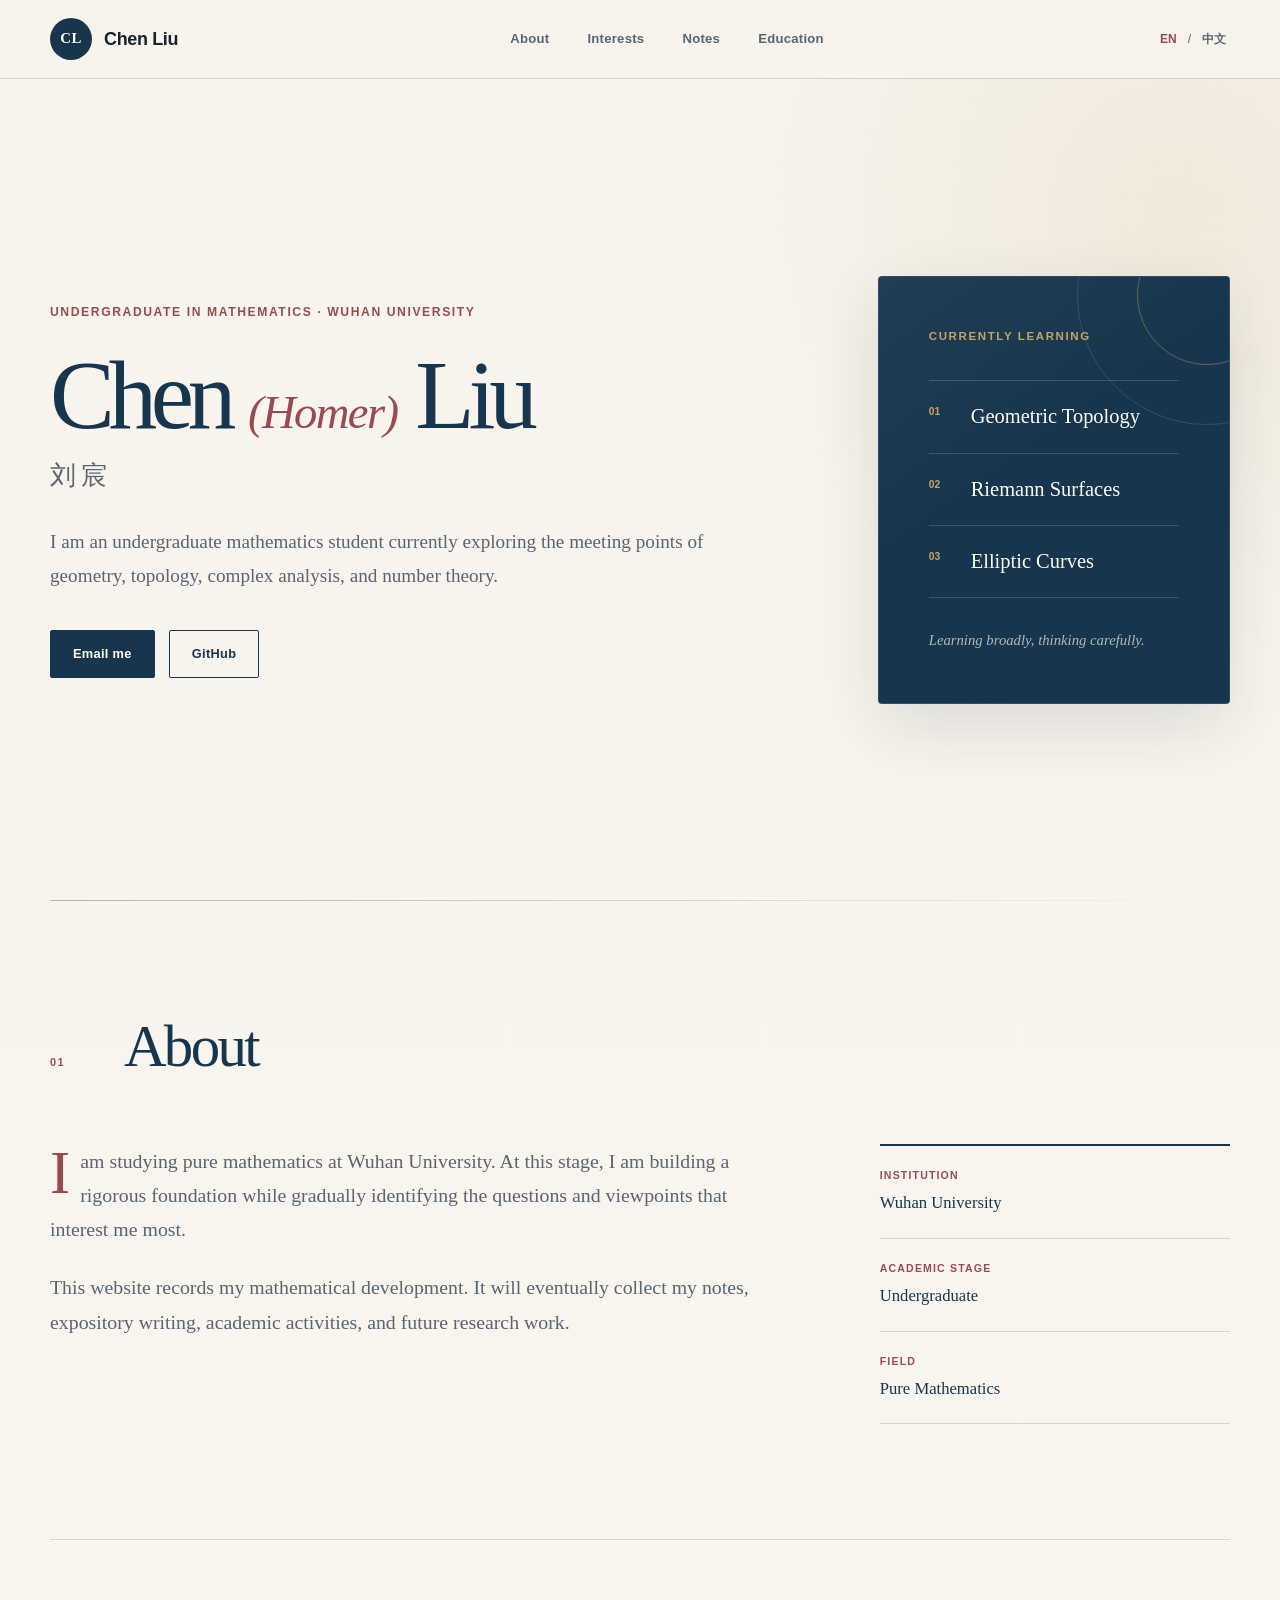
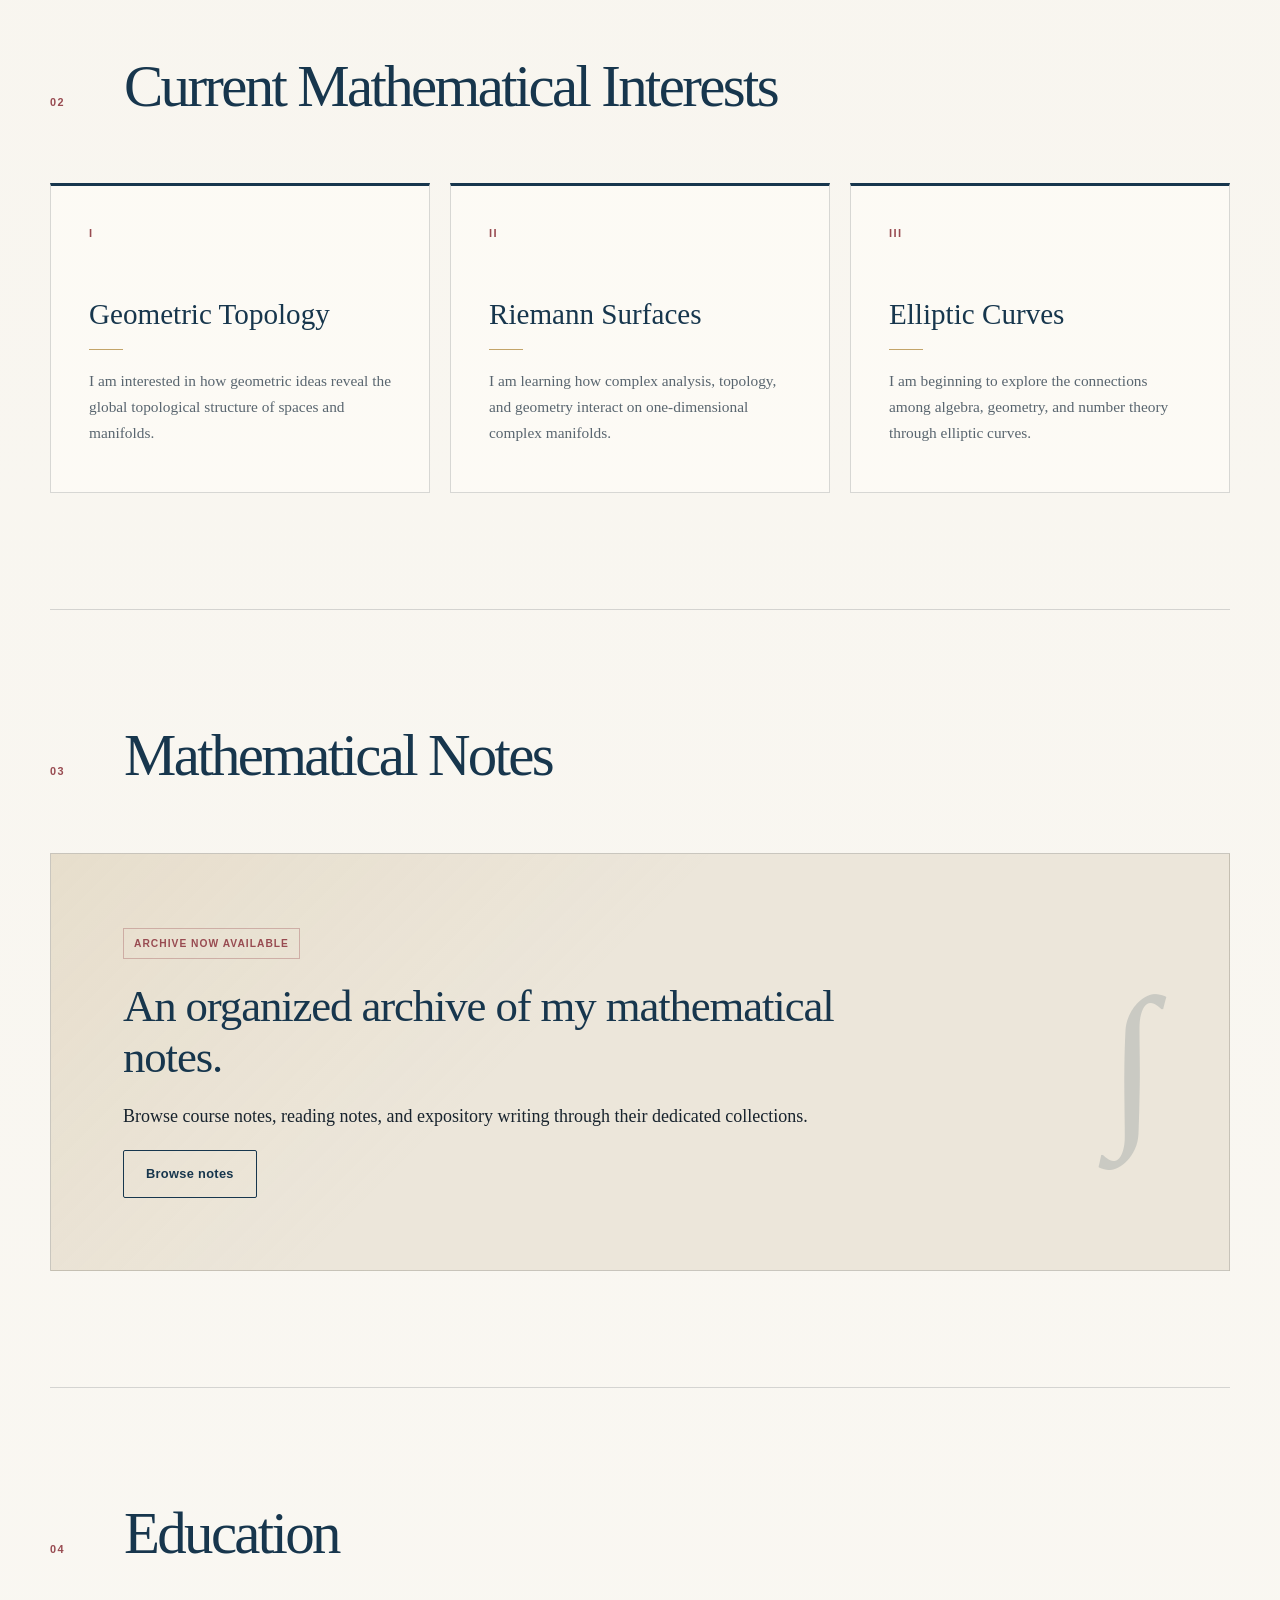
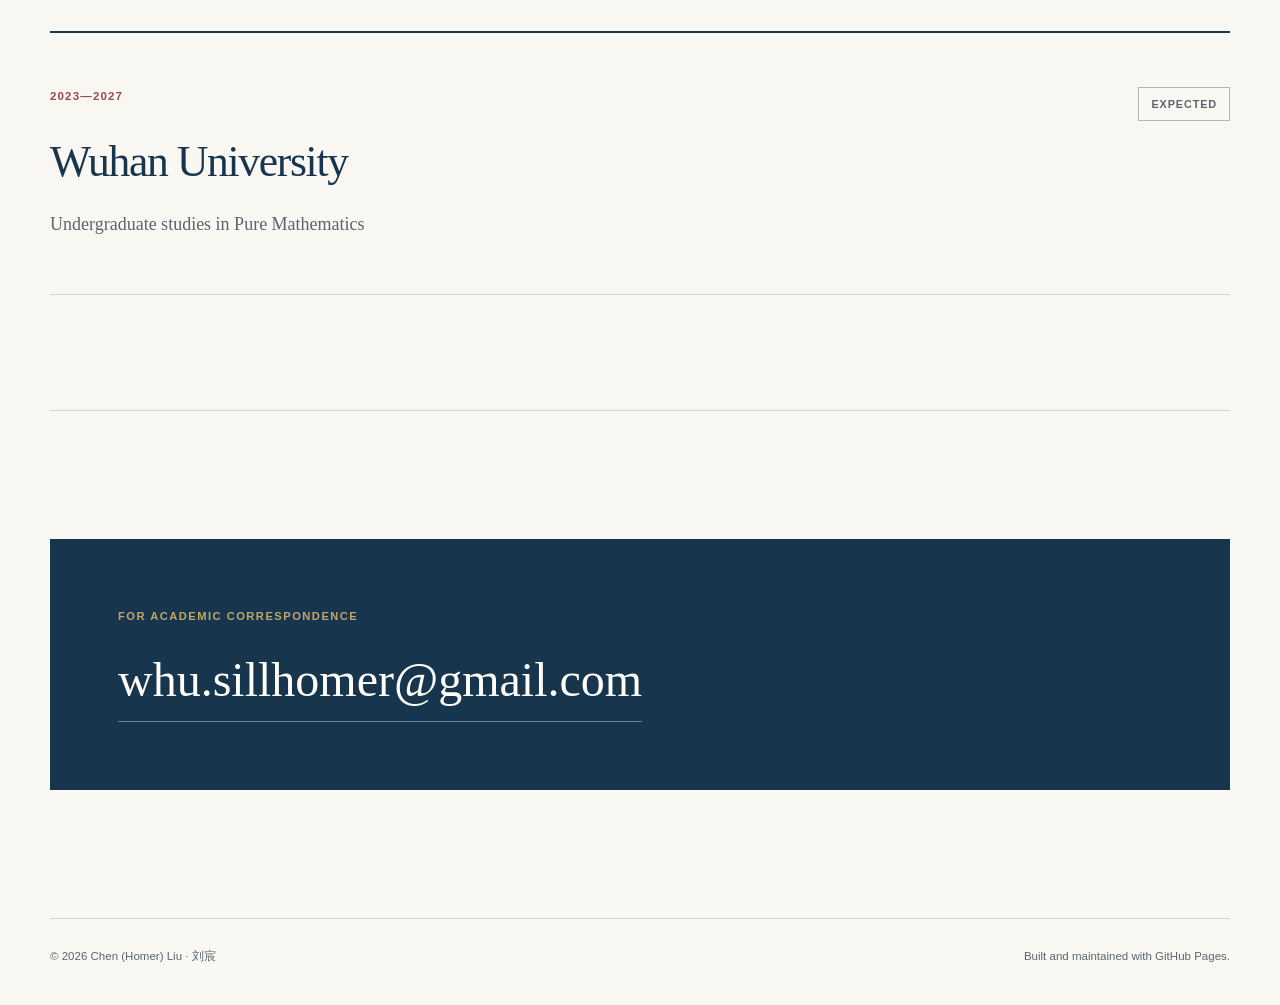
<file: index.html>
<!doctype html>
<html lang="en" data-language="en">
<head>
  <meta charset="utf-8">
  <meta name="viewport" content="width=device-width, initial-scale=1">
  <meta
    name="description"
    content="The personal academic website of Chen (Homer) Liu, an undergraduate mathematics student at Wuhan University."
  >
  <meta name="author" content="Chen Liu">
  <title>Chen (Homer) Liu | 刘宸</title>
  <link rel="stylesheet" href="style.css">
</head>

<body>
  <a class="skip-link" href="#main-content">Skip to content</a>

  <header class="site-header">
    <div class="nav-container">
      <a class="brand" href="#home" aria-label="Homepage">
        <span class="brand-mark">CL</span>
        <span class="brand-name">Chen Liu</span>
      </a>

      <nav class="main-nav" aria-label="Main navigation">
        <a href="#about" data-en="About" data-zh="关于">About</a>
        <a href="#interests" data-en="Interests" data-zh="兴趣">Interests</a>
        <a href="/notes/" data-en="Notes" data-zh="笔记">Notes</a>
        <a href="#education" data-en="Education" data-zh="教育">Education</a>
      </nav>

      <div class="language-switch" aria-label="Language selector">
        <button
          class="language-button is-active"
          type="button"
          data-language-button="en"
          aria-pressed="true"
        >
          EN
        </button>
        <span aria-hidden="true">/</span>
        <button
          class="language-button"
          type="button"
          data-language-button="zh"
          aria-pressed="false"
        >
          中文
        </button>
      </div>
    </div>
  </header>

  <main id="main-content">
    <section class="hero" id="home">
      <div class="hero-copy">
        <p
          class="eyebrow"
          data-en="Undergraduate in Mathematics · Wuhan University"
          data-zh="武汉大学 · 数学专业本科生"
        >
          Undergraduate in Mathematics · Wuhan University
        </p>

        <h1>
          Chen <span class="nickname">(Homer)</span> Liu
          <span class="chinese-name">刘宸</span>
        </h1>

        <p
          class="hero-introduction"
          data-en="I am an undergraduate mathematics student currently exploring the meeting points of geometry, topology, complex analysis, and number theory."
          data-zh="我是武汉大学数学专业本科生，目前正在探索几何、拓扑、复分析与数论之间的联系。"
        >
          I am an undergraduate mathematics student currently exploring the
          meeting points of geometry, topology, complex analysis, and arithmetic.
        </p>

        <div class="hero-links">
          <a class="primary-link" href="mailto:whu.sillhomer@gmail.com">
            <span data-en="Email me" data-zh="联系邮箱">Email me</span>
          </a>

          <a
            class="secondary-link"
            href="https://github.com/ChenLiuMath"
            target="_blank"
            rel="noopener noreferrer"
          >
            GitHub
          </a>
        </div>
      </div>

      <aside class="focus-card">
        <p
          class="card-label"
          data-en="Currently learning"
          data-zh="近期学习"
        >
          Currently learning
        </p>

        <ol class="focus-list">
          <li>
            <span class="focus-number">01</span>
            <span data-en="Geometric Topology" data-zh="几何拓扑">
              Geometric Topology
            </span>
          </li>
          <li>
            <span class="focus-number">02</span>
            <span data-en="Riemann Surfaces" data-zh="黎曼曲面">
              Riemann Surfaces
            </span>
          </li>
          <li>
            <span class="focus-number">03</span>
            <span data-en="Elliptic Curves" data-zh="椭圆曲线">
              Elliptic Curves
            </span>
          </li>
        </ol>

        <p
          class="card-note"
          data-en="Learning broadly, thinking carefully."
          data-zh="广泛学习，审慎思考。"
        >
          Learning broadly, thinking carefully.
        </p>
      </aside>
    </section>

    <section class="content-section" id="about">
      <div class="section-heading">
        <span class="section-number">01</span>
        <h2 data-en="About" data-zh="关于我">About</h2>
      </div>

      <div class="section-content about-grid">
        <div class="prose">
          <p
            data-en="I am studying pure mathematics at Wuhan University. At this stage, I am building a rigorous foundation while gradually identifying the questions and viewpoints that interest me most."
            data-zh="我目前在武汉大学学习纯数学。现阶段，我正在夯实数学基础，并逐渐寻找自己最感兴趣的问题与研究视角。"
          >
            I am studying pure mathematics at Wuhan University. At this stage,
            I am building a rigorous foundation while gradually identifying the
            questions and viewpoints that interest me most.
          </p>

          <p
            data-en="This website records my mathematical development. It will eventually collect my notes, expository writing, academic activities, and future research work."
            data-zh="这个网站用于记录我的数学学习与成长。未来我会在这里整理数学笔记、综述文章、学术活动以及研究成果。"
          >
            This website records my mathematical development. It will eventually
            collect my notes, expository writing, academic activities, and future
            research work.
          </p>
        </div>

        <dl class="facts">
          <div>
            <dt data-en="Institution" data-zh="所在院校">Institution</dt>
            <dd data-en="Wuhan University" data-zh="武汉大学">
              Wuhan University
            </dd>
          </div>

          <div>
            <dt data-en="Academic stage" data-zh="学习阶段">
              Academic stage
            </dt>
            <dd data-en="Undergraduate" data-zh="本科生">Undergraduate</dd>
          </div>

          <div>
            <dt data-en="Field" data-zh="专业方向">Field</dt>
            <dd data-en="Pure Mathematics" data-zh="纯数学">
              Pure Mathematics
            </dd>
          </div>
        </dl>
      </div>
    </section>

    <section class="content-section" id="interests">
      <div class="section-heading">
        <span class="section-number">02</span>
        <h2
          data-en="Current Mathematical Interests"
          data-zh="近期数学兴趣"
        >
          Current Mathematical Interests
        </h2>
      </div>

      <div class="interest-grid">
        <article class="interest-card">
          <p class="interest-index">I</p>
          <h3 data-en="Geometric Topology" data-zh="几何拓扑">
            Geometric Topology
          </h3>
          <p
            data-en="I am interested in how geometric ideas reveal the global topological structure of spaces and manifolds."
            data-zh="我希望理解几何思想如何揭示空间与流形的整体拓扑结构。"
          >
            I am interested in how geometric ideas reveal the global
            topological structure of spaces and manifolds.
          </p>
        </article>

        <article class="interest-card">
          <p class="interest-index">II</p>
          <h3 data-en="Riemann Surfaces" data-zh="黎曼曲面">
            Riemann Surfaces
          </h3>
          <p
            data-en="I am learning how complex analysis, topology, and geometry interact on one-dimensional complex manifolds."
            data-zh="我正在学习复分析、拓扑与几何如何在一维复流形上相互联系。"
          >
            I am learning how complex analysis, topology, and geometry interact
            on one-dimensional complex manifolds.
          </p>
        </article>

        <article class="interest-card">
          <p class="interest-index">III</p>
          <h3 data-en="Elliptic Curves" data-zh="椭圆曲线">
            Elliptic Curves
          </h3>
          <p
            data-en="I am beginning to explore the connections among algebra, geometry, and number theory through elliptic curves."
            data-zh="我正通过椭圆曲线初步探索代数、几何与数论之间的联系。"
          >
            I am beginning to explore the connections among algebra, geometry,
            and number theory through elliptic curves.
          </p>
        </article>
      </div>
    </section>

<section class="content-section" id="notes">
  <div class="section-heading">
    <span class="section-number">03</span>

    <h2 data-en="Mathematical Notes" data-zh="数学笔记">
      Mathematical Notes
    </h2>
  </div>

  <div class="notes-placeholder">
    <div>
      <p
        class="status"
        data-en="Archive now available"
        data-zh="笔记档案已开放"
      >
        Archive now available
      </p>

      <h3
        data-en="An organized archive of my mathematical notes."
        data-zh="分类整理的个人数学笔记档案。"
      >
        An organized archive of my mathematical notes.
      </h3>

      <p
        data-en="Browse course notes, reading notes, and expository writing through their dedicated collections."
        data-zh="你可以按课程笔记、读书笔记与综述写作三个分类浏览相关项目。"
      >
        Browse course notes, reading notes, and expository writing
        through their dedicated collections.
      </p>

      <a
        class="secondary-link"
        href="/notes/"
        data-en="Browse notes"
        data-zh="浏览笔记"
      >
        Browse notes
      </a>
    </div>

    <span class="notes-symbol" aria-hidden="true">∫</span>
  </div>
</section>

    <section class="content-section" id="education">
      <div class="section-heading">
        <span class="section-number">04</span>
        <h2 data-en="Education" data-zh="教育经历">Education</h2>
      </div>

      <div class="education-entry">
        <div>
          <p class="education-period">2023—2027</p>
          <h3 data-en="Wuhan University" data-zh="武汉大学">
            Wuhan University
          </h3>
          <p
            data-en="Undergraduate studies in Pure Mathematics"
            data-zh="纯数学方向本科阶段学习"
          >
            Undergraduate studies in Pure Mathematics
          </p>
        </div>

        <p
          class="education-status"
          data-en="Expected"
          data-zh="预计毕业"
        >
          Expected
        </p>
      </div>
    </section>

    <section class="contact-section">
      <p data-en="For academic correspondence" data-zh="学术交流">
        For academic correspondence
      </p>
      <a href="mailto:whu.sillhomer@gmail.com">
        whu.sillhomer@gmail.com
      </a>
    </section>
  </main>

  <footer class="site-footer">
    <p>
      © <span id="current-year"></span> Chen (Homer) Liu · 刘宸
    </p>
    <p data-en="Built and maintained with GitHub Pages." data-zh="使用 GitHub Pages 构建与维护。">
      Built and maintained with GitHub Pages.
    </p>
  </footer>

  <script>
    const root = document.documentElement;
    const languageButtons = document.querySelectorAll("[data-language-button]");
    const translatedElements = document.querySelectorAll("[data-en][data-zh]");

    function setLanguage(language) {
      root.dataset.language = language;
      root.lang = language === "zh" ? "zh-CN" : "en";

      translatedElements.forEach((element) => {
        element.textContent = element.dataset[language];
      });

      languageButtons.forEach((button) => {
        const isActive = button.dataset.languageButton === language;
        button.classList.toggle("is-active", isActive);
        button.setAttribute("aria-pressed", String(isActive));
      });

      try {
        localStorage.setItem("preferred-language", language);
      } catch (error) {
        // The language switch still works when browser storage is unavailable.
      }
    }

    languageButtons.forEach((button) => {
      button.addEventListener("click", () => {
        setLanguage(button.dataset.languageButton);
      });
    });

    let preferredLanguage = "en";

    try {
      const savedLanguage = localStorage.getItem("preferred-language");
      if (savedLanguage === "zh" || savedLanguage === "en") {
        preferredLanguage = savedLanguage;
      }
    } catch (error) {
      preferredLanguage = "en";
    }

    setLanguage(preferredLanguage);
    document.getElementById("current-year").textContent =
      new Date().getFullYear();
  </script>
</body>
</html>
</file>
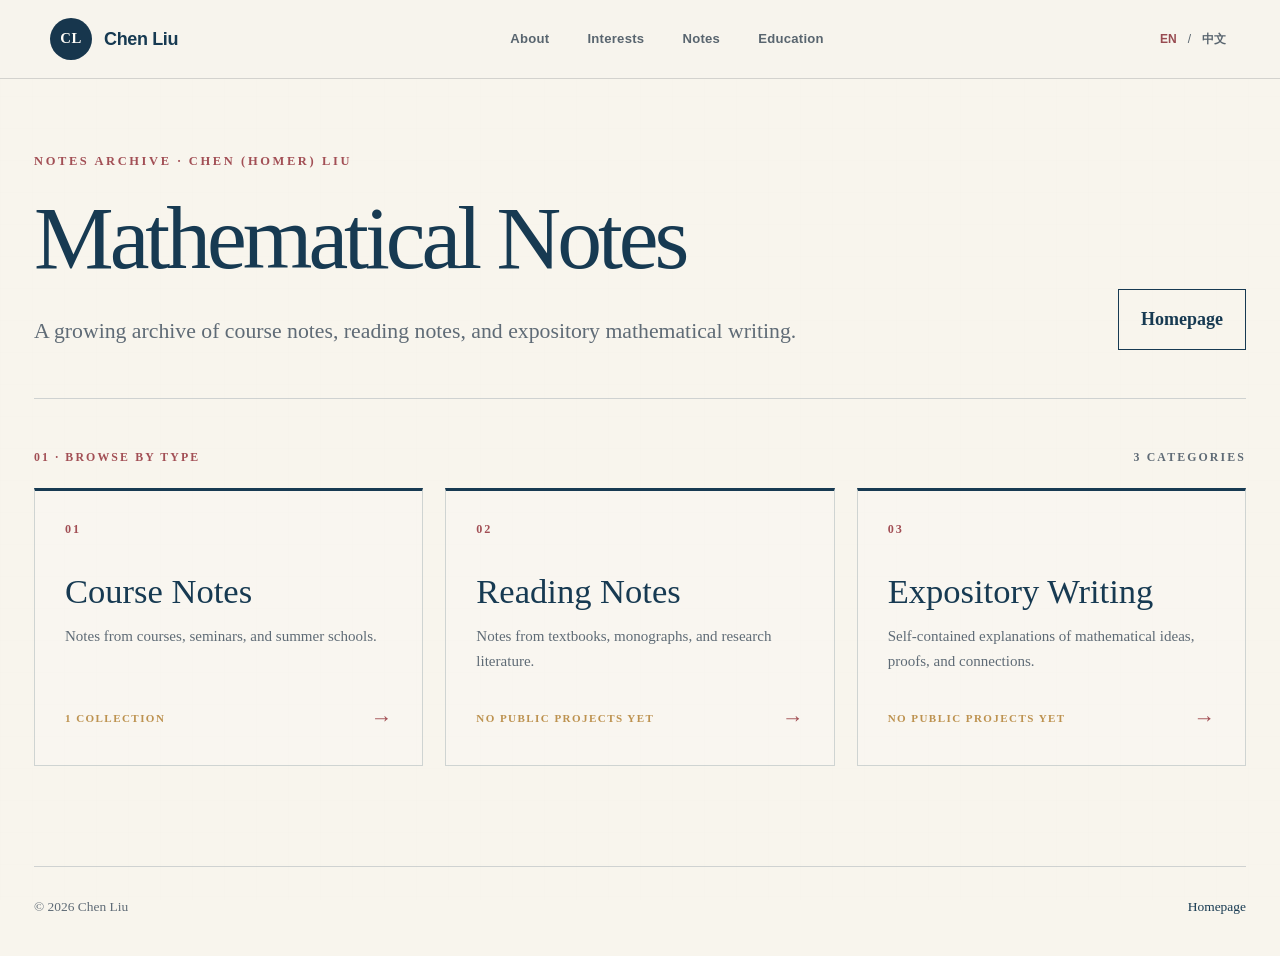
<file: notes/index.html>
<!doctype html>
<html lang="en" data-language="en">
  <head>
    <meta charset="utf-8">
    <meta name="viewport" content="width=device-width, initial-scale=1">

    <meta
      name="description"
      content="The mathematical notes archive of Chen Liu."
    >

    <title>Mathematical Notes | Chen Liu</title>

    <link rel="stylesheet" href="/style.css">

    <style>
      :root {
        --notes-navy: #173a52;
        --notes-red: #a24f55;
        --notes-text: #5f6b76;
        --notes-line: rgba(23, 58, 82, 0.18);
        --notes-background: #f8f5ed;
        --notes-gold: #bd9250;
      }

      .archive-page {
        min-height: 100vh;
        margin: 0;
        color: var(--notes-navy);
        background: var(--notes-background);
      }

      .archive-main {
        width: min(1480px, calc(100% - 68px));
        margin: 0 auto;
        padding: 72px 0 100px;
      }

      .archive-hero {
        padding-bottom: 48px;
        border-bottom: 1px solid var(--notes-line);
      }

      .archive-eyebrow {
        margin: 0 0 22px;
        color: var(--notes-red);
        font-size: 0.78rem;
        font-weight: 700;
        letter-spacing: 0.21em;
        text-transform: uppercase;
      }

      .archive-heading {
        display: grid;
        grid-template-columns: minmax(0, 1fr) auto;
        align-items: end;
        gap: 50px;
      }

      .archive-title {
        margin: 0;
        font-family:
          Georgia,
          "Times New Roman",
          "Songti SC",
          serif;
        font-size: clamp(3.8rem, 7vw, 6.8rem);
        font-weight: 400;
        line-height: 0.98;
        letter-spacing: -0.045em;
      }

      .archive-description {
        max-width: 900px;
        margin: 30px 0 0;
        color: var(--notes-text);
        font-family:
          Georgia,
          "Times New Roman",
          "Songti SC",
          serif;
        font-size: clamp(1.08rem, 1.7vw, 1.4rem);
        line-height: 1.75;
      }

      .homepage-link {
        display: inline-flex;
        align-items: center;
        justify-content: center;
        padding: 14px 22px;
        border: 1px solid var(--notes-navy);
        color: var(--notes-navy);
        font-weight: 700;
        text-decoration: none;
        transition:
          color 160ms ease,
          background 160ms ease;
      }

      .homepage-link:hover,
      .homepage-link:focus-visible {
        color: #ffffff;
        background: var(--notes-navy);
      }

      .categories-section {
        padding-top: 48px;
      }

      .categories-heading {
        display: flex;
        justify-content: space-between;
        gap: 30px;
        margin-bottom: 20px;
      }

      .categories-label,
      .categories-count {
        margin: 0;
        font-size: 0.74rem;
        font-weight: 700;
        letter-spacing: 0.18em;
        text-transform: uppercase;
      }

      .categories-label {
        color: var(--notes-red);
      }

      .categories-count {
        color: var(--notes-text);
      }

      .category-grid {
        display: grid;
        grid-template-columns: repeat(3, minmax(0, 1fr));
        gap: 22px;
      }

      .category-card {
        display: flex;
        min-height: 230px;
        flex-direction: column;
        padding: 28px 30px;
        border: 1px solid var(--notes-line);
        border-top: 3px solid var(--notes-navy);
        color: var(--notes-navy);
        text-decoration: none;
        background: rgba(255, 255, 255, 0.16);
        transition:
          transform 170ms ease,
          box-shadow 170ms ease,
          background 170ms ease;
      }

      .category-card:hover,
      .category-card:focus-visible {
        transform: translateY(-4px);
        background: rgba(255, 255, 255, 0.45);
        box-shadow: 0 18px 38px rgba(23, 58, 82, 0.1);
      }

      .category-number {
        color: var(--notes-red);
        font-size: 0.76rem;
        font-weight: 700;
        letter-spacing: 0.16em;
      }

      .category-title {
        margin: 32px 0 13px;
        font-family:
          Georgia,
          "Times New Roman",
          "Songti SC",
          serif;
        font-size: clamp(1.75rem, 2.7vw, 2.4rem);
        font-weight: 400;
        line-height: 1.15;
      }

      .category-description {
        margin: 0;
        color: var(--notes-text);
        font-size: 0.94rem;
        line-height: 1.65;
      }

      .category-footer {
        display: flex;
        align-items: center;
        justify-content: space-between;
        gap: 20px;
        margin-top: auto;
        padding-top: 26px;
      }

      .category-status {
        color: var(--notes-gold);
        font-size: 0.69rem;
        font-weight: 700;
        letter-spacing: 0.13em;
        text-transform: uppercase;
      }

      .category-arrow {
        color: var(--notes-red);
        font-size: 1.35rem;
      }

      .archive-footer {
        display: flex;
        justify-content: space-between;
        width: min(1480px, calc(100% - 68px));
        margin: 0 auto;
        padding: 28px 0 38px;
        border-top: 1px solid var(--notes-line);
        color: var(--notes-text);
        font-size: 0.84rem;
      }

      .archive-footer p {
        margin: 0;
      }

      .archive-footer a {
        color: var(--notes-navy);
        text-decoration: none;
      }

      @media (max-width: 900px) {
        .archive-main {
          width: min(100% - 38px, 1480px);
          padding: 56px 0 80px;
        }

        .archive-heading {
          grid-template-columns: 1fr;
          align-items: start;
          gap: 28px;
        }

        .homepage-link {
          justify-self: start;
        }

        .category-grid {
          grid-template-columns: 1fr;
        }

        .category-card {
          min-height: 190px;
        }

        .archive-footer {
          width: min(100% - 38px, 1480px);
        }
      }

      @media (max-width: 520px) {
        .archive-title {
          font-size: 3.6rem;
        }

        .archive-description {
          font-size: 1.04rem;
        }

        .categories-heading {
          flex-direction: column;
          gap: 8px;
        }

        .category-card {
          min-height: 210px;
          padding: 25px 24px;
        }

        .archive-footer {
          flex-direction: column;
          gap: 12px;
        }
      }
    </style>
  </head>

  <body class="archive-page">
    <a
      class="skip-link"
      href="#main-content"
      data-en="Skip to content"
      data-zh="跳转到主要内容"
    >
      Skip to content
    </a>

    <header class="site-header">
      <div class="nav-container">
        <a class="brand" href="/" aria-label="Homepage">
          <span class="brand-mark">CL</span>
          <span class="brand-name">Chen Liu</span>
        </a>

        <nav class="main-nav" aria-label="Main navigation">
          <a href="/#about" data-en="About" data-zh="关于">About</a>
          <a href="/#interests" data-en="Interests" data-zh="兴趣">
            Interests
          </a>
          <a href="/notes/" data-en="Notes" data-zh="笔记">Notes</a>
          <a href="/#education" data-en="Education" data-zh="教育">
            Education
          </a>
        </nav>

        <div class="language-switch" aria-label="Language selector">
          <button
            class="language-button is-active"
            type="button"
            data-language="en"
          >
            EN
          </button>

          <span aria-hidden="true">/</span>

          <button
            class="language-button"
            type="button"
            data-language="zh"
          >
            中文
          </button>
        </div>
      </div>
    </header>

    <main id="main-content" class="archive-main">
      <section class="archive-hero">
        <p
          class="archive-eyebrow"
          data-en="Notes archive · Chen (Homer) Liu"
          data-zh="笔记档案 · 刘宸"
        >
          Notes archive · Chen (Homer) Liu
        </p>

        <div class="archive-heading">
          <div>
            <h1
              class="archive-title"
              data-en="Mathematical Notes"
              data-zh="数学笔记"
            >
              Mathematical Notes
            </h1>

            <p
              class="archive-description"
              data-en="A growing archive of course notes, reading notes, and expository mathematical writing."
              data-zh="这里持续整理我的课程笔记、读书笔记与数学综述写作。"
            >
              A growing archive of course notes, reading notes,
              and expository mathematical writing.
            </p>
          </div>

          <a
            class="homepage-link"
            href="/"
            data-en="Homepage"
            data-zh="个人主页"
          >
            Homepage
          </a>
        </div>
      </section>

      <section class="categories-section" aria-labelledby="categories-title">
        <div class="categories-heading">
          <p
            id="categories-title"
            class="categories-label"
            data-en="01 · Browse by type"
            data-zh="01 · 按类型浏览"
          >
            01 · Browse by type
          </p>

          <p
            class="categories-count"
            data-en="3 categories"
            data-zh="3 个分类"
          >
            3 categories
          </p>
        </div>

        <div class="category-grid">
          <a
            class="category-card"
            href="/notes/course-notes/"
          >
            <span class="category-number">01</span>

            <h2
              class="category-title"
              data-en="Course Notes"
              data-zh="课程笔记"
            >
              Course Notes
            </h2>

            <p
              class="category-description"
              data-en="Notes from courses, seminars, and summer schools."
              data-zh="课程、研讨班与暑期学校的学习笔记。"
            >
              Notes from courses, seminars, and summer schools.
            </p>

            <div class="category-footer">
              <span
                class="category-status"
                data-en="1 collection"
                data-zh="1 个笔记项目"
              >
                1 collection
              </span>

              <span class="category-arrow" aria-hidden="true">→</span>
            </div>
          </a>

          <a
            class="category-card"
            href="/notes/reading-notes/"
          >
            <span class="category-number">02</span>

            <h2
              class="category-title"
              data-en="Reading Notes"
              data-zh="读书笔记"
            >
              Reading Notes
            </h2>

            <p
              class="category-description"
              data-en="Notes from textbooks, monographs, and research literature."
              data-zh="阅读教材、专著与研究文献形成的笔记。"
            >
              Notes from textbooks, monographs, and research literature.
            </p>

            <div class="category-footer">
              <span
                class="category-status"
                data-en="No public projects yet"
                data-zh="暂无公开项目"
              >
                No public projects yet
              </span>

              <span class="category-arrow" aria-hidden="true">→</span>
            </div>
          </a>

          <a
            class="category-card"
            href="/notes/expository-writing/"
          >
            <span class="category-number">03</span>

            <h2
              class="category-title"
              data-en="Expository Writing"
              data-zh="综述写作"
            >
              Expository Writing
            </h2>

            <p
              class="category-description"
              data-en="Self-contained explanations of mathematical ideas, proofs, and connections."
              data-zh="相对完整、自洽的数学概念、证明与联系介绍。"
            >
              Self-contained explanations of mathematical ideas,
              proofs, and connections.
            </p>

            <div class="category-footer">
              <span
                class="category-status"
                data-en="No public projects yet"
                data-zh="暂无公开项目"
              >
                No public projects yet
              </span>

              <span class="category-arrow" aria-hidden="true">→</span>
            </div>
          </a>
        </div>
      </section>
    </main>

    <footer class="archive-footer">
      <p>© <span id="current-year"></span> Chen Liu</p>

      <a href="/" data-en="Homepage" data-zh="个人主页">
        Homepage
      </a>
    </footer>

    <script>
      const languageButtons =
        document.querySelectorAll("[data-language]");

      const translatableElements =
        document.querySelectorAll("[data-en][data-zh]");

      function setLanguage(language) {
        document.documentElement.lang =
          language === "zh" ? "zh-CN" : "en";

        document.documentElement.dataset.language = language;

        translatableElements.forEach((element) => {
          const translation = element.dataset[language];

          if (translation !== undefined) {
            element.textContent = translation;
          }
        });

        languageButtons.forEach((button) => {
          const isActive =
            button.dataset.language === language;

          button.classList.toggle("is-active", isActive);
          button.setAttribute(
            "aria-pressed",
            String(isActive)
          );
        });

        document.title =
          language === "zh"
            ? "数学笔记 | 刘宸"
            : "Mathematical Notes | Chen Liu";

        try {
          localStorage.setItem(
            "preferred-language",
            language
          );
        } catch (error) {
          // The page still works if storage is unavailable.
        }
      }

      languageButtons.forEach((button) => {
        button.addEventListener("click", () => {
          setLanguage(button.dataset.language);
        });
      });

      let preferredLanguage = "en";

      try {
        const savedLanguage =
          localStorage.getItem("preferred-language");

        if (
          savedLanguage === "zh" ||
          savedLanguage === "en"
        ) {
          preferredLanguage = savedLanguage;
        }
      } catch (error) {
        preferredLanguage = "en";
      }

      setLanguage(preferredLanguage);

      document.getElementById("current-year").textContent =
        new Date().getFullYear();
    </script>
  </body>
</html>
</file>
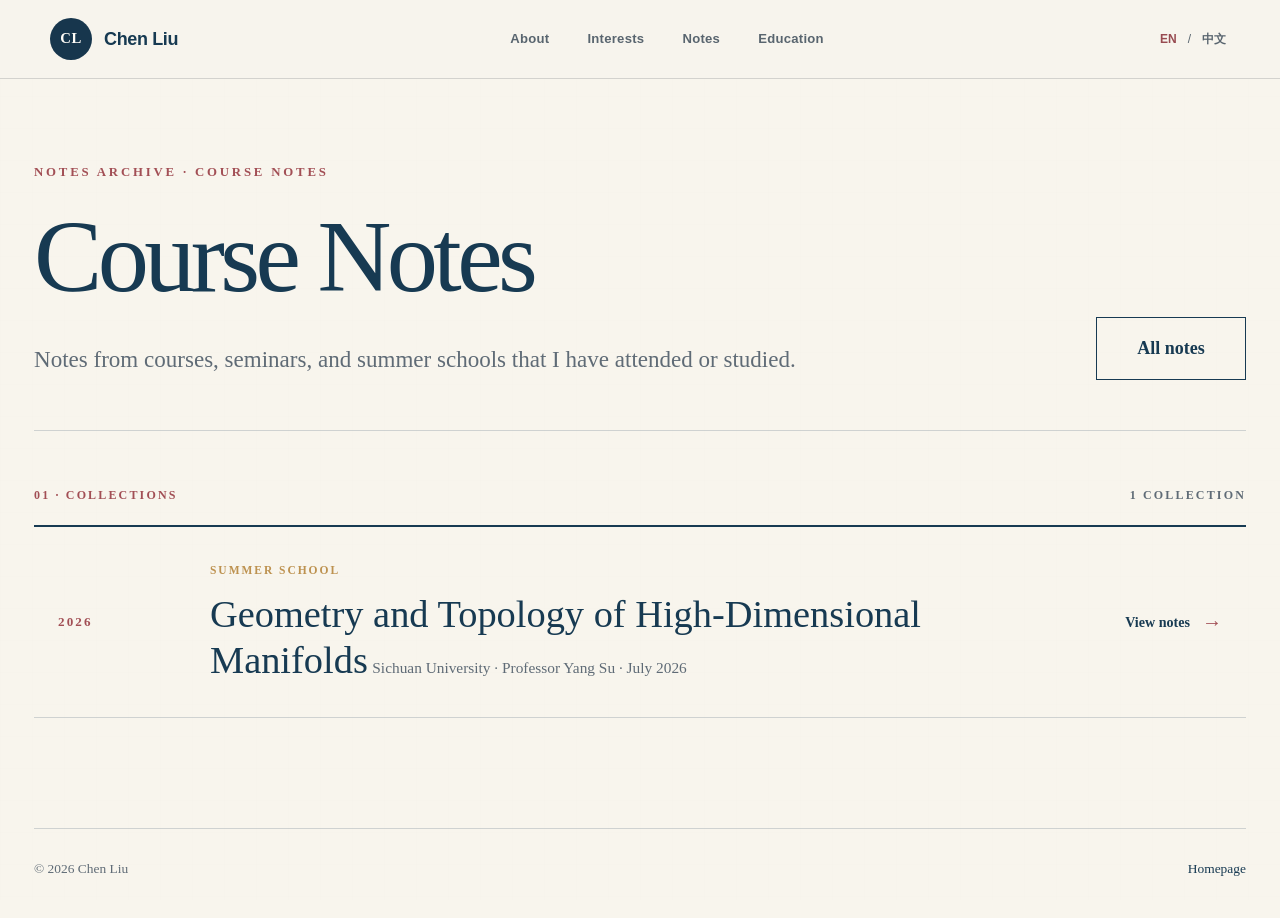
<file: notes/course-notes/index.html>
<!doctype html>
<html lang="en" data-language="en">
  <head>
    <meta charset="utf-8">
    <meta name="viewport" content="width=device-width, initial-scale=1">

    <meta
      name="description"
      content="Course notes by Chen Liu."
    >

    <title>Course Notes | Chen Liu</title>

    <link rel="stylesheet" href="/style.css">

    <style>
      :root {
        --archive-navy: #173a52;
        --archive-red: #a24f55;
        --archive-text: #5f6b76;
        --archive-line: rgba(23, 58, 82, 0.18);
        --archive-background: #f8f5ed;
        --archive-gold: #bd9250;
      }

      .directory-page {
        min-height: 100vh;
        margin: 0;
        color: var(--archive-navy);
        background: var(--archive-background);
      }

      .directory-main {
        width: min(1480px, calc(100% - 68px));
        margin: 0 auto;
        padding: 82px 0 110px;
      }

      .directory-hero {
        padding-bottom: 50px;
        border-bottom: 1px solid var(--archive-line);
      }

      .directory-eyebrow {
        margin: 0 0 25px;
        color: var(--archive-red);
        font-size: 0.8rem;
        font-weight: 700;
        letter-spacing: 0.22em;
        text-transform: uppercase;
      }

      .directory-heading {
        display: grid;
        grid-template-columns: minmax(0, 1fr) auto;
        align-items: end;
        gap: 50px;
      }

      .directory-title {
        margin: 0;
        font-family:
          Georgia,
          "Times New Roman",
          "Songti SC",
          serif;
        font-size: clamp(4rem, 8vw, 7.5rem);
        font-weight: 400;
        line-height: 0.95;
        letter-spacing: -0.045em;
      }

      .directory-description {
        max-width: 850px;
        margin: 34px 0 0;
        color: var(--archive-text);
        font-family:
          Georgia,
          "Times New Roman",
          "Songti SC",
          serif;
        font-size: clamp(1.15rem, 1.8vw, 1.55rem);
        line-height: 1.75;
      }

      .directory-back {
        display: inline-flex;
        align-items: center;
        justify-content: center;
        min-width: 150px;
        padding: 15px 23px;
        border: 1px solid var(--archive-navy);
        color: var(--archive-navy);
        font-weight: 700;
        text-decoration: none;
        transition:
          color 160ms ease,
          background 160ms ease;
      }

      .directory-back:hover,
      .directory-back:focus-visible {
        color: #ffffff;
        background: var(--archive-navy);
      }

      .collections-section {
        padding-top: 54px;
      }

      .collections-heading {
        display: flex;
        justify-content: space-between;
        gap: 30px;
        margin-bottom: 20px;
      }

      .collections-label,
      .collections-count {
        margin: 0;
        color: var(--archive-red);
        font-size: 0.75rem;
        font-weight: 700;
        letter-spacing: 0.18em;
        text-transform: uppercase;
      }

      .collections-count {
        color: var(--archive-text);
      }

      .collection-list {
        border-top: 2px solid var(--archive-navy);
      }

      .collection-row {
        display: grid;
        grid-template-columns: 110px minmax(0, 1fr) auto;
        align-items: center;
        gap: 42px;
        padding: 34px 24px;
        border-bottom: 1px solid var(--archive-line);
        color: inherit;
        text-decoration: none;
        transition:
          background 160ms ease,
          padding-left 160ms ease;
      }

      .collection-row:hover,
      .collection-row:focus-visible {
        padding-left: 34px;
        background: rgba(189, 146, 80, 0.08);
      }

      .collection-year {
        color: var(--archive-red);
        font-size: 0.82rem;
        font-weight: 700;
        letter-spacing: 0.16em;
      }

      .collection-kind {
        display: block;
        margin-bottom: 10px;
        color: var(--archive-gold);
        font-size: 0.72rem;
        font-weight: 700;
        letter-spacing: 0.17em;
        text-transform: uppercase;
      }

      .collection-title {
        margin: 0;
        font-family:
          Georgia,
          "Times New Roman",
          "Songti SC",
          serif;
        font-size: clamp(1.7rem, 3vw, 2.6rem);
        font-weight: 400;
        line-height: 1.2;
      }

      .collection-meta {
        margin: 12px 0 0;
        color: var(--archive-text);
        font-size: 0.96rem;
        line-height: 1.6;
      }

      .collection-action {
        display: flex;
        align-items: center;
        gap: 12px;
        white-space: nowrap;
        font-size: 0.88rem;
        font-weight: 700;
      }

      .collection-arrow {
        color: var(--archive-red);
        font-size: 1.25rem;
      }

      .directory-footer {
        display: flex;
        justify-content: space-between;
        width: min(1480px, calc(100% - 68px));
        margin: 0 auto;
        padding: 28px 0 38px;
        border-top: 1px solid var(--archive-line);
        color: var(--archive-text);
        font-size: 0.84rem;
      }

      .directory-footer p {
        margin: 0;
      }

      .directory-footer a {
        color: var(--archive-navy);
        text-decoration: none;
      }

      @media (max-width: 820px) {
        .directory-main {
          width: min(100% - 38px, 1480px);
          padding: 58px 0 80px;
        }

        .directory-heading {
          grid-template-columns: 1fr;
          gap: 30px;
        }

        .directory-title {
          font-size: clamp(3.5rem, 16vw, 5.5rem);
        }

        .directory-back {
          justify-self: start;
        }

        .collection-row {
          grid-template-columns: 70px minmax(0, 1fr);
          gap: 20px;
          padding: 28px 4px;
        }

        .collection-row:hover,
        .collection-row:focus-visible {
          padding-left: 10px;
        }

        .collection-action {
          grid-column: 2;
          justify-self: start;
        }

        .directory-footer {
          width: min(100% - 38px, 1480px);
        }
      }

      @media (max-width: 520px) {
        .directory-title {
          font-size: 3.6rem;
        }

        .directory-description {
          font-size: 1.05rem;
        }

        .collection-row {
          grid-template-columns: 1fr;
        }

        .collection-action {
          grid-column: 1;
        }

        .directory-footer {
          flex-direction: column;
          gap: 12px;
        }
      }
    </style>
  </head>

  <body class="directory-page">
    <a
      class="skip-link"
      href="#main-content"
      data-en="Skip to content"
      data-zh="跳转到主要内容"
    >
      Skip to content
    </a>

    <header class="site-header">
      <div class="nav-container">
        <a class="brand" href="/" aria-label="Homepage">
          <span class="brand-mark">CL</span>
          <span class="brand-name">Chen Liu</span>
        </a>

        <nav class="main-nav" aria-label="Main navigation">
          <a href="/#about" data-en="About" data-zh="关于">About</a>
          <a href="/#interests" data-en="Interests" data-zh="兴趣">
            Interests
          </a>
          <a href="/notes/" data-en="Notes" data-zh="笔记">Notes</a>
          <a href="/#education" data-en="Education" data-zh="教育">
            Education
          </a>
        </nav>

        <div class="language-switch" aria-label="Language selector">
          <button
            class="language-button is-active"
            type="button"
            data-language="en"
          >
            EN
          </button>

          <span aria-hidden="true">/</span>

          <button
            class="language-button"
            type="button"
            data-language="zh"
          >
            中文
          </button>
        </div>
      </div>
    </header>

    <main id="main-content" class="directory-main">
      <section class="directory-hero">
        <p
          class="directory-eyebrow"
          data-en="Notes archive · Course notes"
          data-zh="笔记档案 · 课程笔记"
        >
          Notes archive · Course notes
        </p>

        <div class="directory-heading">
          <div>
            <h1
              class="directory-title"
              data-en="Course Notes"
              data-zh="课程笔记"
            >
              Course Notes
            </h1>

            <p
              class="directory-description"
              data-en="Notes from courses, seminars, and summer schools that I have attended or studied."
              data-zh="这里整理我参加或学习过的课程、研讨班与暑期学校笔记。"
            >
              Notes from courses, seminars, and summer schools that I have
              attended or studied.
            </p>
          </div>

          <a
            class="directory-back"
            href="/notes/"
            data-en="All notes"
            data-zh="全部笔记"
          >
            All notes
          </a>
        </div>
      </section>

      <section class="collections-section" aria-labelledby="collections-title">
        <div class="collections-heading">
          <p
            id="collections-title"
            class="collections-label"
            data-en="01 · Collections"
            data-zh="01 · 笔记项目"
          >
            01 · Collections
          </p>

          <p
            class="collections-count"
            data-en="1 collection"
            data-zh="1 个笔记项目"
          >
            1 collection
          </p>
        </div>

        <div class="collection-list">
          <a
            class="collection-row"
            href="/notes/course-notes/high-dimensional-manifolds/"
          >
            <span class="collection-year">2026</span>

            <span class="collection-content">
              <span
                class="collection-kind"
                data-en="Summer school"
                data-zh="暑期学校"
              >
                Summer school
              </span>

              <span
                class="collection-title"
                data-en="Geometry and Topology of High-Dimensional Manifolds"
                data-zh="高维流形的几何与拓扑"
              >
                Geometry and Topology of High-Dimensional Manifolds
              </span>

              <span
                class="collection-meta"
                data-en="Sichuan University · Professor Yang Su · July 2026"
                data-zh="四川大学 · 苏阳教授 · 2026 年 7 月"
              >
                Sichuan University · Professor Yang Su · July 2026
              </span>
            </span>

            <span class="collection-action">
              <span data-en="View notes" data-zh="查看笔记">
                View notes
              </span>
              <span class="collection-arrow" aria-hidden="true">→</span>
            </span>
          </a>
        </div>
      </section>
    </main>

    <footer class="directory-footer">
      <p>
        © <span id="current-year"></span> Chen Liu
      </p>

      <a href="/" data-en="Homepage" data-zh="个人主页">
        Homepage
      </a>
    </footer>

    <script>
      const languageButtons =
        document.querySelectorAll("[data-language]");

      const translatableElements =
        document.querySelectorAll("[data-en][data-zh]");

      function setLanguage(language) {
        document.documentElement.lang =
          language === "zh" ? "zh-CN" : "en";

        document.documentElement.dataset.language = language;

        translatableElements.forEach((element) => {
          const translation = element.dataset[language];

          if (translation !== undefined) {
            element.textContent = translation;
          }
        });

        languageButtons.forEach((button) => {
          const isActive =
            button.dataset.language === language;

          button.classList.toggle("is-active", isActive);
          button.setAttribute(
            "aria-pressed",
            String(isActive)
          );
        });

        document.title =
          language === "zh"
            ? "课程笔记 | 刘宸"
            : "Course Notes | Chen Liu";

        try {
          localStorage.setItem(
            "preferred-language",
            language
          );
        } catch (error) {
          // The page still works if storage is unavailable.
        }
      }

      languageButtons.forEach((button) => {
        button.addEventListener("click", () => {
          setLanguage(button.dataset.language);
        });
      });

      let preferredLanguage = "en";

      try {
        const savedLanguage =
          localStorage.getItem("preferred-language");

        if (
          savedLanguage === "zh" ||
          savedLanguage === "en"
        ) {
          preferredLanguage = savedLanguage;
        }
      } catch (error) {
        preferredLanguage = "en";
      }

      setLanguage(preferredLanguage);

      document.getElementById("current-year").textContent =
        new Date().getFullYear();
    </script>
  </body>
</html>
</file>
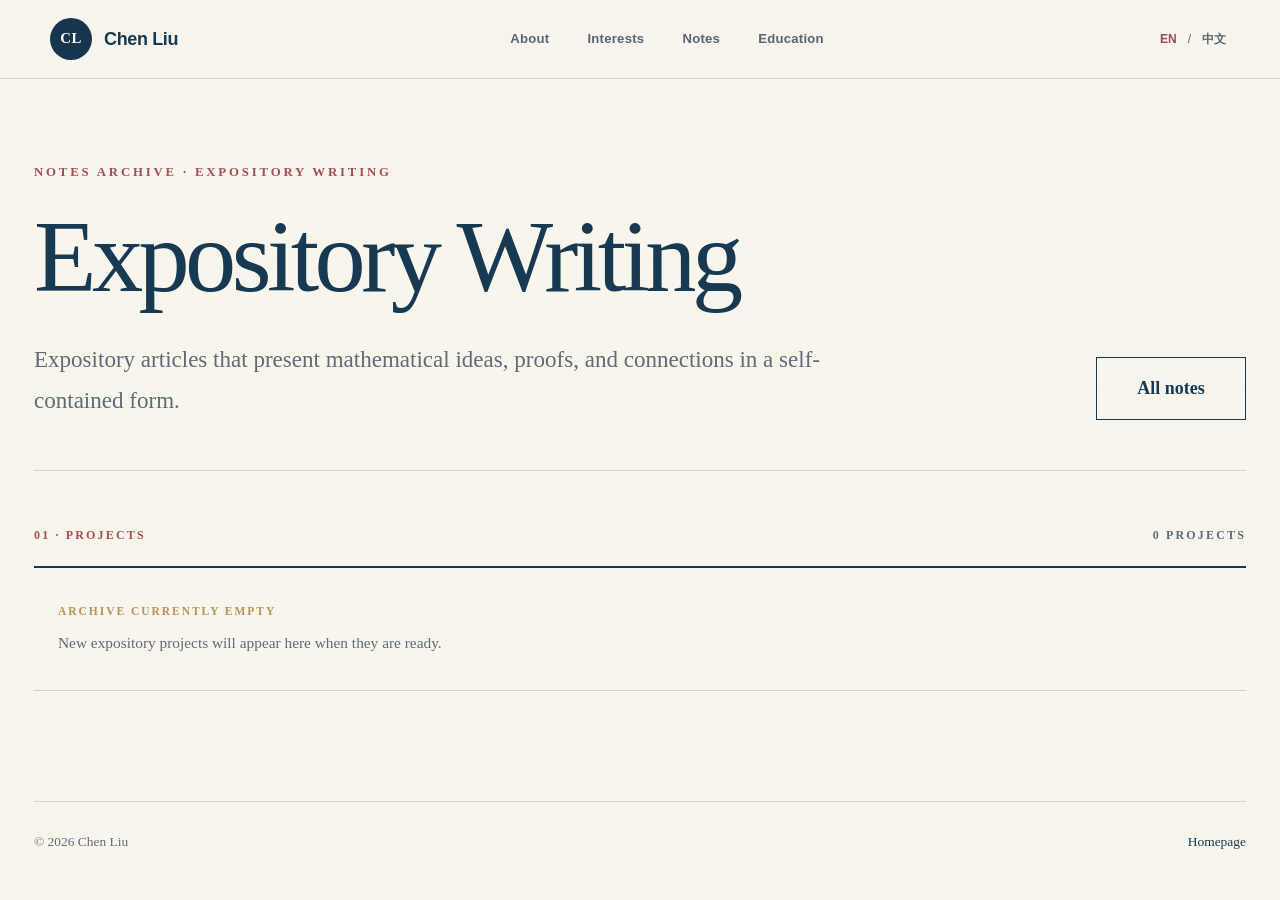
<file: notes/expository-writing/index.html>
<!doctype html>
<html lang="en" data-language="en">
  <head>
    <meta charset="utf-8">
    <meta name="viewport" content="width=device-width, initial-scale=1">

    <meta
      name="description"
      content="Expository writing by Chen Liu."
    >

    <title>Expository writing | Chen Liu</title>

    <link rel="stylesheet" href="/style.css">

    <style>
      :root {
        --archive-navy: #173a52;
        --archive-red: #a24f55;
        --archive-text: #5f6b76;
        --archive-line: rgba(23, 58, 82, 0.18);
        --archive-background: #f8f5ed;
        --archive-gold: #bd9250;
      }

      .directory-page {
        min-height: 100vh;
        margin: 0;
        color: var(--archive-navy);
        background: var(--archive-background);
      }

      .directory-main {
        width: min(1480px, calc(100% - 68px));
        margin: 0 auto;
        padding: 82px 0 110px;
      }

      .directory-hero {
        padding-bottom: 50px;
        border-bottom: 1px solid var(--archive-line);
      }

      .directory-eyebrow {
        margin: 0 0 25px;
        color: var(--archive-red);
        font-size: 0.8rem;
        font-weight: 700;
        letter-spacing: 0.22em;
        text-transform: uppercase;
      }

      .directory-heading {
        display: grid;
        grid-template-columns: minmax(0, 1fr) auto;
        align-items: end;
        gap: 50px;
      }

      .directory-title {
        margin: 0;
        font-family:
          Georgia,
          "Times New Roman",
          "Songti SC",
          serif;
        font-size: clamp(4rem, 8vw, 7.5rem);
        font-weight: 400;
        line-height: 0.95;
        letter-spacing: -0.045em;
      }

      .directory-description {
        max-width: 850px;
        margin: 34px 0 0;
        color: var(--archive-text);
        font-family:
          Georgia,
          "Times New Roman",
          "Songti SC",
          serif;
        font-size: clamp(1.15rem, 1.8vw, 1.55rem);
        line-height: 1.75;
      }

      .directory-back {
        display: inline-flex;
        align-items: center;
        justify-content: center;
        min-width: 150px;
        padding: 15px 23px;
        border: 1px solid var(--archive-navy);
        color: var(--archive-navy);
        font-weight: 700;
        text-decoration: none;
        transition:
          color 160ms ease,
          background 160ms ease;
      }

      .directory-back:hover,
      .directory-back:focus-visible {
        color: #ffffff;
        background: var(--archive-navy);
      }

      .collections-section {
        padding-top: 54px;
      }

      .collections-heading {
        display: flex;
        justify-content: space-between;
        gap: 30px;
        margin-bottom: 20px;
      }

      .collections-label,
      .collections-count {
        margin: 0;
        color: var(--archive-red);
        font-size: 0.75rem;
        font-weight: 700;
        letter-spacing: 0.18em;
        text-transform: uppercase;
      }

      .collections-count {
        color: var(--archive-text);
      }

      .collection-list {
        border-top: 2px solid var(--archive-navy);
      }

      .collection-row {
        display: grid;
        grid-template-columns: 110px minmax(0, 1fr) auto;
        align-items: center;
        gap: 42px;
        padding: 34px 24px;
        border-bottom: 1px solid var(--archive-line);
        color: inherit;
        text-decoration: none;
        transition:
          background 160ms ease,
          padding-left 160ms ease;
      }

      .collection-row:hover,
      .collection-row:focus-visible {
        padding-left: 34px;
        background: rgba(189, 146, 80, 0.08);
      }

      .collection-year {
        color: var(--archive-red);
        font-size: 0.82rem;
        font-weight: 700;
        letter-spacing: 0.16em;
      }

      .collection-kind {
        display: block;
        margin-bottom: 10px;
        color: var(--archive-gold);
        font-size: 0.72rem;
        font-weight: 700;
        letter-spacing: 0.17em;
        text-transform: uppercase;
      }

      .collection-title {
        margin: 0;
        font-family:
          Georgia,
          "Times New Roman",
          "Songti SC",
          serif;
        font-size: clamp(1.7rem, 3vw, 2.6rem);
        font-weight: 400;
        line-height: 1.2;
      }

      .collection-meta {
        margin: 12px 0 0;
        color: var(--archive-text);
        font-size: 0.96rem;
        line-height: 1.6;
      }

      .collection-action {
        display: flex;
        align-items: center;
        gap: 12px;
        white-space: nowrap;
        font-size: 0.88rem;
        font-weight: 700;
      }

      .collection-arrow {
        color: var(--archive-red);
        font-size: 1.25rem;
      }

      .directory-footer {
        display: flex;
        justify-content: space-between;
        width: min(1480px, calc(100% - 68px));
        margin: 0 auto;
        padding: 28px 0 38px;
        border-top: 1px solid var(--archive-line);
        color: var(--archive-text);
        font-size: 0.84rem;
      }

      .directory-footer p {
        margin: 0;
      }

      .directory-footer a {
        color: var(--archive-navy);
        text-decoration: none;
      }

      @media (max-width: 820px) {
        .directory-main {
          width: min(100% - 38px, 1480px);
          padding: 58px 0 80px;
        }

        .directory-heading {
          grid-template-columns: 1fr;
          gap: 30px;
        }

        .directory-title {
          font-size: clamp(3.5rem, 16vw, 5.5rem);
        }

        .directory-back {
          justify-self: start;
        }

        .collection-row {
          grid-template-columns: 70px minmax(0, 1fr);
          gap: 20px;
          padding: 28px 4px;
        }

        .collection-row:hover,
        .collection-row:focus-visible {
          padding-left: 10px;
        }

        .collection-action {
          grid-column: 2;
          justify-self: start;
        }

        .directory-footer {
          width: min(100% - 38px, 1480px);
        }
      }

      @media (max-width: 520px) {
        .directory-title {
          font-size: 3.6rem;
        }

        .directory-description {
          font-size: 1.05rem;
        }

        .collection-row {
          grid-template-columns: 1fr;
        }

        .collection-action {
          grid-column: 1;
        }

        .directory-footer {
          flex-direction: column;
          gap: 12px;
        }
      }
    </style>
  </head>

  <body class="directory-page">
    <a
      class="skip-link"
      href="#main-content"
      data-en="Skip to content"
      data-zh="跳转到主要内容"
    >
      Skip to content
    </a>

    <header class="site-header">
      <div class="nav-container">
        <a class="brand" href="/" aria-label="Homepage">
          <span class="brand-mark">CL</span>
          <span class="brand-name">Chen Liu</span>
        </a>

        <nav class="main-nav" aria-label="Main navigation">
          <a href="/#about" data-en="About" data-zh="关于">About</a>
          <a href="/#interests" data-en="Interests" data-zh="兴趣">
            Interests
          </a>
          <a href="/notes/" data-en="Notes" data-zh="笔记">Notes</a>
          <a href="/#education" data-en="Education" data-zh="教育">
            Education
          </a>
        </nav>

        <div class="language-switch" aria-label="Language selector">
          <button
            class="language-button is-active"
            type="button"
            data-language="en"
          >
            EN
          </button>

          <span aria-hidden="true">/</span>

          <button
            class="language-button"
            type="button"
            data-language="zh"
          >
            中文
          </button>
        </div>
      </div>
    </header>

<main id="main-content" class="directory-main">
  <section class="directory-hero">
    <p
      class="directory-eyebrow"
      data-en="Notes archive · Expository writing"
      data-zh="笔记档案 · 综述写作"
    >
      Notes archive · Expository writing
    </p>

    <div class="directory-heading">
      <div>
        <h1
          class="directory-title"
          data-en="Expository Writing"
          data-zh="综述写作"
        >
          Expository Writing
        </h1>

        <p
          class="directory-description"
          data-en="Expository articles that present mathematical ideas, proofs, and connections in a self-contained form."
          data-zh="这里整理以相对完整、自洽的方式介绍数学概念、证明与联系的综述性文章。"
        >
          Expository articles that present mathematical ideas, proofs, and connections in a self-contained form.
        </p>
      </div>

      <a
        class="directory-back"
        href="/notes/"
        data-en="All notes"
        data-zh="全部笔记"
      >
        All notes
      </a>
    </div>
  </section>

  <section class="collections-section" aria-labelledby="collections-title">
    <div class="collections-heading">
      <p
        id="collections-title"
        class="collections-label"
        data-en="01 · Projects"
        data-zh="01 · 笔记项目"
      >
        01 · Projects
      </p>

      <p
        class="collections-count"
        data-en="0 projects"
        data-zh="0 个笔记项目"
      >
        0 projects
      </p>
    </div>

    <div class="collection-list">
      <div
        style="
          padding: 34px 24px;
          border-bottom: 1px solid rgba(23, 58, 82, 0.18);
        "
      >
        <span
          class="collection-kind"
          data-en="Archive currently empty"
          data-zh="当前暂无内容"
        >
          Archive currently empty
        </span>

        <p
          class="collection-meta"
          style="margin: 0;"
          data-en="New expository projects will appear here when they are ready."
          data-zh="新的综述项目整理完成后会出现在这里。"
        >
          New expository projects will appear here when they are ready.
        </p>
      </div>
    </div>
  </section>
</main>
    <footer class="directory-footer">
      <p>
        © <span id="current-year"></span> Chen Liu
      </p>

      <a href="/" data-en="Homepage" data-zh="个人主页">
        Homepage
      </a>
    </footer>

    <script>
      const languageButtons =
        document.querySelectorAll("[data-language]");

      const translatableElements =
        document.querySelectorAll("[data-en][data-zh]");

      function setLanguage(language) {
        document.documentElement.lang =
          language === "zh" ? "zh-CN" : "en";

        document.documentElement.dataset.language = language;

        translatableElements.forEach((element) => {
          const translation = element.dataset[language];

          if (translation !== undefined) {
            element.textContent = translation;
          }
        });

        languageButtons.forEach((button) => {
          const isActive =
            button.dataset.language === language;

          button.classList.toggle("is-active", isActive);
          button.setAttribute(
            "aria-pressed",
            String(isActive)
          );
        });

        document.title =
          language === "zh"
            ? "综述写作 | 刘宸"
            : "Expository Writing | Chen Liu";

        try {
          localStorage.setItem(
            "preferred-language",
            language
          );
        } catch (error) {
          // The page still works if storage is unavailable.
        }
      }

      languageButtons.forEach((button) => {
        button.addEventListener("click", () => {
          setLanguage(button.dataset.language);
        });
      });

      let preferredLanguage = "en";

      try {
        const savedLanguage =
          localStorage.getItem("preferred-language");

        if (
          savedLanguage === "zh" ||
          savedLanguage === "en"
        ) {
          preferredLanguage = savedLanguage;
        }
      } catch (error) {
        preferredLanguage = "en";
      }

      setLanguage(preferredLanguage);

      document.getElementById("current-year").textContent =
        new Date().getFullYear();
    </script>
  </body>
</html>
</file>
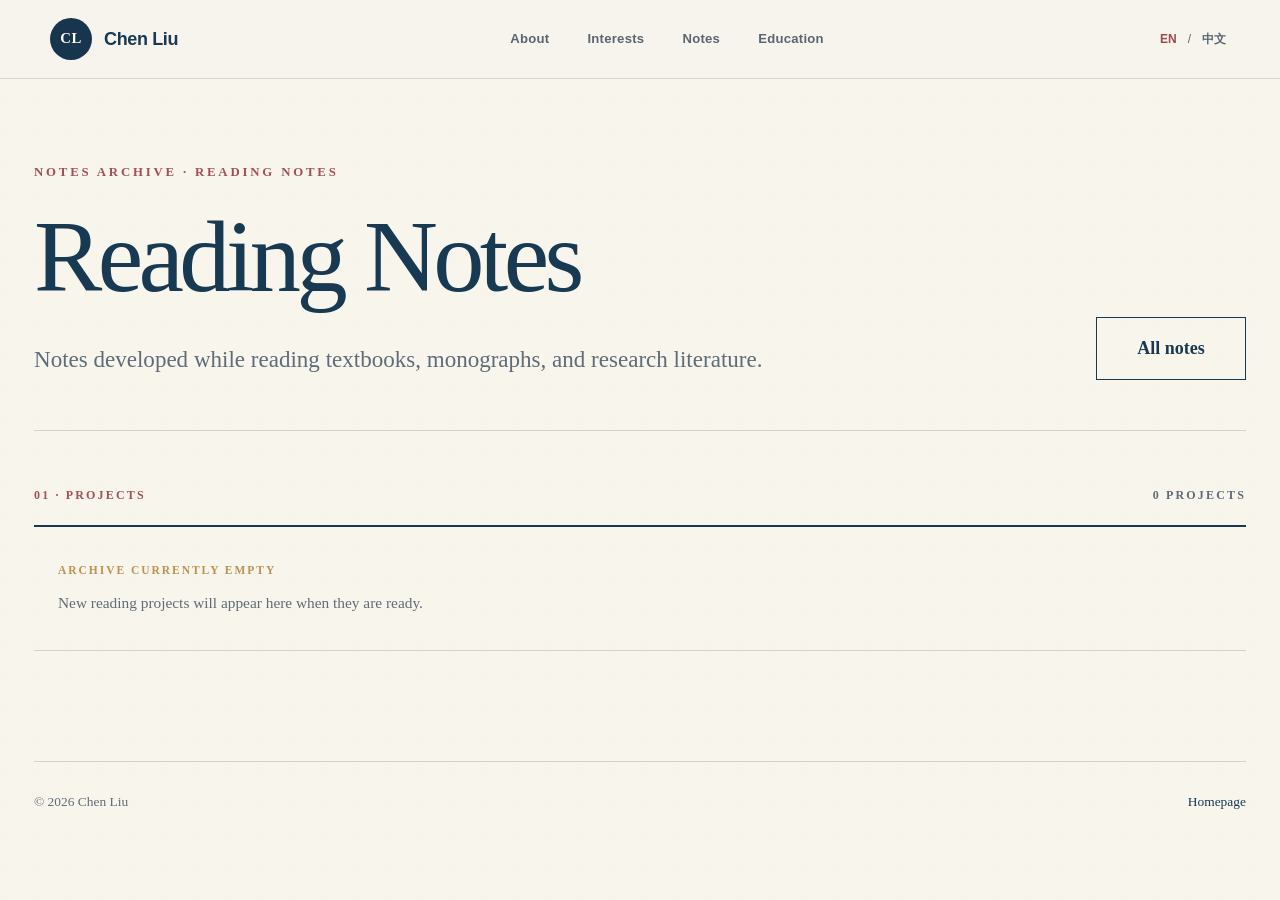
<file: notes/reading-notes/index.html>
<!doctype html>
<html lang="en" data-language="en">
  <head>
    <meta charset="utf-8">
    <meta name="viewport" content="width=device-width, initial-scale=1">

    <meta
      name="description"
      content="Reading notes by Chen Liu."
    >

    <title>Reading Notes | Chen Liu</title>

    <link rel="stylesheet" href="/style.css">

    <style>
      :root {
        --archive-navy: #173a52;
        --archive-red: #a24f55;
        --archive-text: #5f6b76;
        --archive-line: rgba(23, 58, 82, 0.18);
        --archive-background: #f8f5ed;
        --archive-gold: #bd9250;
      }

      .directory-page {
        min-height: 100vh;
        margin: 0;
        color: var(--archive-navy);
        background: var(--archive-background);
      }

      .directory-main {
        width: min(1480px, calc(100% - 68px));
        margin: 0 auto;
        padding: 82px 0 110px;
      }

      .directory-hero {
        padding-bottom: 50px;
        border-bottom: 1px solid var(--archive-line);
      }

      .directory-eyebrow {
        margin: 0 0 25px;
        color: var(--archive-red);
        font-size: 0.8rem;
        font-weight: 700;
        letter-spacing: 0.22em;
        text-transform: uppercase;
      }

      .directory-heading {
        display: grid;
        grid-template-columns: minmax(0, 1fr) auto;
        align-items: end;
        gap: 50px;
      }

      .directory-title {
        margin: 0;
        font-family:
          Georgia,
          "Times New Roman",
          "Songti SC",
          serif;
        font-size: clamp(4rem, 8vw, 7.5rem);
        font-weight: 400;
        line-height: 0.95;
        letter-spacing: -0.045em;
      }

      .directory-description {
        max-width: 850px;
        margin: 34px 0 0;
        color: var(--archive-text);
        font-family:
          Georgia,
          "Times New Roman",
          "Songti SC",
          serif;
        font-size: clamp(1.15rem, 1.8vw, 1.55rem);
        line-height: 1.75;
      }

      .directory-back {
        display: inline-flex;
        align-items: center;
        justify-content: center;
        min-width: 150px;
        padding: 15px 23px;
        border: 1px solid var(--archive-navy);
        color: var(--archive-navy);
        font-weight: 700;
        text-decoration: none;
        transition:
          color 160ms ease,
          background 160ms ease;
      }

      .directory-back:hover,
      .directory-back:focus-visible {
        color: #ffffff;
        background: var(--archive-navy);
      }

      .collections-section {
        padding-top: 54px;
      }

      .collections-heading {
        display: flex;
        justify-content: space-between;
        gap: 30px;
        margin-bottom: 20px;
      }

      .collections-label,
      .collections-count {
        margin: 0;
        color: var(--archive-red);
        font-size: 0.75rem;
        font-weight: 700;
        letter-spacing: 0.18em;
        text-transform: uppercase;
      }

      .collections-count {
        color: var(--archive-text);
      }

      .collection-list {
        border-top: 2px solid var(--archive-navy);
      }

      .collection-row {
        display: grid;
        grid-template-columns: 110px minmax(0, 1fr) auto;
        align-items: center;
        gap: 42px;
        padding: 34px 24px;
        border-bottom: 1px solid var(--archive-line);
        color: inherit;
        text-decoration: none;
        transition:
          background 160ms ease,
          padding-left 160ms ease;
      }

      .collection-row:hover,
      .collection-row:focus-visible {
        padding-left: 34px;
        background: rgba(189, 146, 80, 0.08);
      }

      .collection-year {
        color: var(--archive-red);
        font-size: 0.82rem;
        font-weight: 700;
        letter-spacing: 0.16em;
      }

      .collection-kind {
        display: block;
        margin-bottom: 10px;
        color: var(--archive-gold);
        font-size: 0.72rem;
        font-weight: 700;
        letter-spacing: 0.17em;
        text-transform: uppercase;
      }

      .collection-title {
        margin: 0;
        font-family:
          Georgia,
          "Times New Roman",
          "Songti SC",
          serif;
        font-size: clamp(1.7rem, 3vw, 2.6rem);
        font-weight: 400;
        line-height: 1.2;
      }

      .collection-meta {
        margin: 12px 0 0;
        color: var(--archive-text);
        font-size: 0.96rem;
        line-height: 1.6;
      }

      .collection-action {
        display: flex;
        align-items: center;
        gap: 12px;
        white-space: nowrap;
        font-size: 0.88rem;
        font-weight: 700;
      }

      .collection-arrow {
        color: var(--archive-red);
        font-size: 1.25rem;
      }

      .directory-footer {
        display: flex;
        justify-content: space-between;
        width: min(1480px, calc(100% - 68px));
        margin: 0 auto;
        padding: 28px 0 38px;
        border-top: 1px solid var(--archive-line);
        color: var(--archive-text);
        font-size: 0.84rem;
      }

      .directory-footer p {
        margin: 0;
      }

      .directory-footer a {
        color: var(--archive-navy);
        text-decoration: none;
      }

      @media (max-width: 820px) {
        .directory-main {
          width: min(100% - 38px, 1480px);
          padding: 58px 0 80px;
        }

        .directory-heading {
          grid-template-columns: 1fr;
          gap: 30px;
        }

        .directory-title {
          font-size: clamp(3.5rem, 16vw, 5.5rem);
        }

        .directory-back {
          justify-self: start;
        }

        .collection-row {
          grid-template-columns: 70px minmax(0, 1fr);
          gap: 20px;
          padding: 28px 4px;
        }

        .collection-row:hover,
        .collection-row:focus-visible {
          padding-left: 10px;
        }

        .collection-action {
          grid-column: 2;
          justify-self: start;
        }

        .directory-footer {
          width: min(100% - 38px, 1480px);
        }
      }

      @media (max-width: 520px) {
        .directory-title {
          font-size: 3.6rem;
        }

        .directory-description {
          font-size: 1.05rem;
        }

        .collection-row {
          grid-template-columns: 1fr;
        }

        .collection-action {
          grid-column: 1;
        }

        .directory-footer {
          flex-direction: column;
          gap: 12px;
        }
      }
    </style>
  </head>

  <body class="directory-page">
    <a
      class="skip-link"
      href="#main-content"
      data-en="Skip to content"
      data-zh="跳转到主要内容"
    >
      Skip to content
    </a>

    <header class="site-header">
      <div class="nav-container">
        <a class="brand" href="/" aria-label="Homepage">
          <span class="brand-mark">CL</span>
          <span class="brand-name">Chen Liu</span>
        </a>

        <nav class="main-nav" aria-label="Main navigation">
          <a href="/#about" data-en="About" data-zh="关于">About</a>
          <a href="/#interests" data-en="Interests" data-zh="兴趣">
            Interests
          </a>
          <a href="/notes/" data-en="Notes" data-zh="笔记">Notes</a>
          <a href="/#education" data-en="Education" data-zh="教育">
            Education
          </a>
        </nav>

        <div class="language-switch" aria-label="Language selector">
          <button
            class="language-button is-active"
            type="button"
            data-language="en"
          >
            EN
          </button>

          <span aria-hidden="true">/</span>

          <button
            class="language-button"
            type="button"
            data-language="zh"
          >
            中文
          </button>
        </div>
      </div>
    </header>

<main id="main-content" class="directory-main">
  <section class="directory-hero">
    <p
      class="directory-eyebrow"
      data-en="Notes archive · Reading notes"
      data-zh="笔记档案 · 读书笔记"
    >
      Notes archive · Reading notes
    </p>

    <div class="directory-heading">
      <div>
        <h1
          class="directory-title"
          data-en="Reading Notes"
          data-zh="读书笔记"
        >
          Reading Notes
        </h1>

        <p
          class="directory-description"
          data-en="Notes developed while reading textbooks, monographs, and research literature."
          data-zh="这里整理我在阅读教材、专著与研究文献过程中形成的笔记。"
        >
          Notes developed while reading textbooks, monographs,
          and research literature.
        </p>
      </div>

      <a
        class="directory-back"
        href="/notes/"
        data-en="All notes"
        data-zh="全部笔记"
      >
        All notes
      </a>
    </div>
  </section>

  <section class="collections-section" aria-labelledby="collections-title">
    <div class="collections-heading">
      <p
        id="collections-title"
        class="collections-label"
        data-en="01 · Projects"
        data-zh="01 · 笔记项目"
      >
        01 · Projects
      </p>

      <p
        class="collections-count"
        data-en="0 projects"
        data-zh="0 个笔记项目"
      >
        0 projects
      </p>
    </div>

    <div class="collection-list">
      <div
        style="
          padding: 34px 24px;
          border-bottom: 1px solid rgba(23, 58, 82, 0.18);
        "
      >
        <span
          class="collection-kind"
          data-en="Archive currently empty"
          data-zh="当前暂无内容"
        >
          Archive currently empty
        </span>

        <p
          class="collection-meta"
          style="margin: 0;"
          data-en="New reading projects will appear here when they are ready."
          data-zh="新的阅读项目整理完成后会出现在这里。"
        >
          New reading projects will appear here when they are ready.
        </p>
      </div>
    </div>
  </section>
</main>
    <footer class="directory-footer">
      <p>
        © <span id="current-year"></span> Chen Liu
      </p>

      <a href="/" data-en="Homepage" data-zh="个人主页">
        Homepage
      </a>
    </footer>

    <script>
      const languageButtons =
        document.querySelectorAll("[data-language]");

      const translatableElements =
        document.querySelectorAll("[data-en][data-zh]");

      function setLanguage(language) {
        document.documentElement.lang =
          language === "zh" ? "zh-CN" : "en";

        document.documentElement.dataset.language = language;

        translatableElements.forEach((element) => {
          const translation = element.dataset[language];

          if (translation !== undefined) {
            element.textContent = translation;
          }
        });

        languageButtons.forEach((button) => {
          const isActive =
            button.dataset.language === language;

          button.classList.toggle("is-active", isActive);
          button.setAttribute(
            "aria-pressed",
            String(isActive)
          );
        });

        document.title =
          language === "zh"
            ? "读书笔记 | 刘宸"
            : "Reading Notes | Chen Liu";

        try {
          localStorage.setItem(
            "preferred-language",
            language
          );
        } catch (error) {
          // The page still works if storage is unavailable.
        }
      }

      languageButtons.forEach((button) => {
        button.addEventListener("click", () => {
          setLanguage(button.dataset.language);
        });
      });

      let preferredLanguage = "en";

      try {
        const savedLanguage =
          localStorage.getItem("preferred-language");

        if (
          savedLanguage === "zh" ||
          savedLanguage === "en"
        ) {
          preferredLanguage = savedLanguage;
        }
      } catch (error) {
        preferredLanguage = "en";
      }

      setLanguage(preferredLanguage);

      document.getElementById("current-year").textContent =
        new Date().getFullYear();
    </script>
  </body>
</html>
</file>
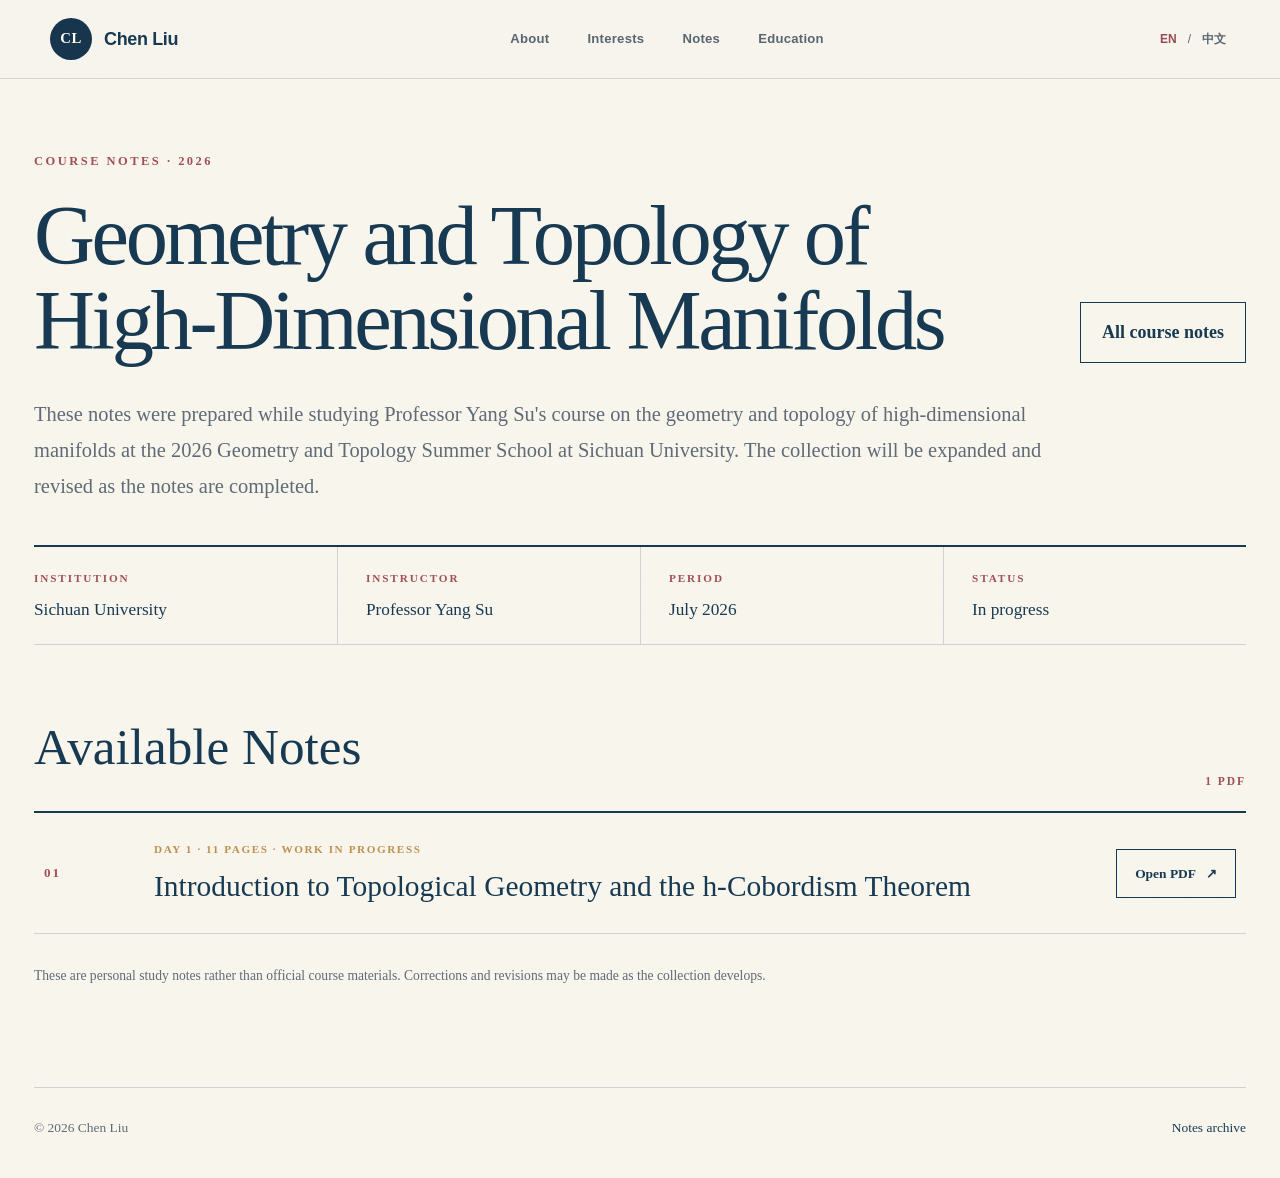
<file: notes/course-notes/high-dimensional-manifolds/index.html>
<!doctype html>
<html lang="en" data-language="en">
  <head>
    <meta charset="utf-8">
    <meta name="viewport" content="width=device-width, initial-scale=1">

    <meta
      name="description"
      content="Notes on the geometry and topology of high-dimensional manifolds by Chen Liu."
    >

    <title>High-Dimensional Manifolds | Chen Liu</title>

    <link rel="stylesheet" href="/style.css">

    <style>
      :root {
        --project-navy: #173a52;
        --project-red: #a24f55;
        --project-text: #5f6b76;
        --project-line: rgba(23, 58, 82, 0.18);
        --project-background: #f8f5ed;
        --project-gold: #bd9250;
      }

      .project-page {
        min-height: 100vh;
        margin: 0;
        color: var(--project-navy);
        background: var(--project-background);
      }

      .project-main {
        width: min(1420px, calc(100% - 68px));
        margin: 0 auto;
        padding: 72px 0 100px;
      }

      .project-eyebrow {
        margin: 0 0 22px;
        color: var(--project-red);
        font-size: 0.78rem;
        font-weight: 700;
        letter-spacing: 0.2em;
        text-transform: uppercase;
      }

      .project-heading {
        display: grid;
        grid-template-columns: minmax(0, 1fr) auto;
        align-items: end;
        gap: 40px;
      }

      .project-title {
        max-width: 1050px;
        margin: 0;
        font-family:
          Georgia,
          "Times New Roman",
          "Songti SC",
          serif;
        font-size: clamp(3.2rem, 6.6vw, 6rem);
        font-weight: 400;
        line-height: 1;
        letter-spacing: -0.04em;
      }

      .back-link {
        display: inline-flex;
        align-items: center;
        justify-content: center;
        padding: 14px 21px;
        border: 1px solid var(--project-navy);
        color: var(--project-navy);
        font-weight: 700;
        text-decoration: none;
        transition:
          color 160ms ease,
          background 160ms ease;
      }

      .back-link:hover,
      .back-link:focus-visible {
        color: #ffffff;
        background: var(--project-navy);
      }

      .project-description {
        max-width: 1050px;
        margin: 34px 0 40px;
        color: var(--project-text);
        font-family:
          Georgia,
          "Times New Roman",
          "Songti SC",
          serif;
        font-size: clamp(1.08rem, 1.6vw, 1.38rem);
        line-height: 1.75;
      }

      .project-metadata {
        display: grid;
        grid-template-columns: repeat(4, minmax(0, 1fr));
        border-top: 2px solid var(--project-navy);
        border-bottom: 1px solid var(--project-line);
      }

      .metadata-item {
        padding: 22px 28px;
        border-left: 1px solid var(--project-line);
      }

      .metadata-item:first-child {
        border-left: 0;
        padding-left: 0;
      }

      .metadata-label {
        display: block;
        margin-bottom: 9px;
        color: var(--project-red);
        font-size: 0.7rem;
        font-weight: 700;
        letter-spacing: 0.17em;
        text-transform: uppercase;
      }

      .metadata-value {
        display: block;
        font-family:
          Georgia,
          "Times New Roman",
          "Songti SC",
          serif;
        font-size: 1.08rem;
        line-height: 1.45;
      }

      .notes-section {
        padding-top: 58px;
      }

      .notes-heading {
        display: flex;
        align-items: end;
        justify-content: space-between;
        gap: 30px;
        margin-bottom: 20px;
      }

      .notes-title {
        margin: 0;
        font-family:
          Georgia,
          "Times New Roman",
          "Songti SC",
          serif;
        font-size: clamp(2.1rem, 4vw, 3.5rem);
        font-weight: 400;
      }

      .notes-count {
        margin: 0;
        color: var(--project-red);
        font-size: 0.72rem;
        font-weight: 700;
        letter-spacing: 0.17em;
        text-transform: uppercase;
      }

      .notes-list {
        border-top: 2px solid var(--project-navy);
      }

      .note-row {
        display: grid;
        grid-template-columns: 80px minmax(0, 1fr) auto;
        align-items: center;
        gap: 30px;
        padding: 27px 10px;
        border-bottom: 1px solid var(--project-line);
      }

      .note-number {
        color: var(--project-red);
        font-size: 0.82rem;
        font-weight: 700;
        letter-spacing: 0.15em;
      }

      .note-information {
        min-width: 0;
      }

      .note-meta {
        display: block;
        margin-bottom: 7px;
        color: var(--project-gold);
        font-size: 0.7rem;
        font-weight: 700;
        letter-spacing: 0.14em;
        text-transform: uppercase;
      }

      .note-name {
        display: block;
        font-family:
          Georgia,
          "Times New Roman",
          "Songti SC",
          serif;
        font-size: clamp(1.25rem, 2.3vw, 1.85rem);
        line-height: 1.35;
      }

      .pdf-link {
        display: inline-flex;
        align-items: center;
        gap: 10px;
        padding: 12px 18px;
        border: 1px solid var(--project-navy);
        color: var(--project-navy);
        font-size: 0.84rem;
        font-weight: 700;
        text-decoration: none;
        white-space: nowrap;
        transition:
          color 160ms ease,
          background 160ms ease;
      }

      .pdf-link:hover,
      .pdf-link:focus-visible {
        color: #ffffff;
        background: var(--project-navy);
      }

      .project-notice {
        max-width: 900px;
        margin: 30px 0 0;
        color: var(--project-text);
        font-size: 0.85rem;
        line-height: 1.7;
      }

      .project-footer {
        display: flex;
        justify-content: space-between;
        width: min(1420px, calc(100% - 68px));
        margin: 0 auto;
        padding: 28px 0 38px;
        border-top: 1px solid var(--project-line);
        color: var(--project-text);
        font-size: 0.84rem;
      }

      .project-footer p {
        margin: 0;
      }

      .project-footer a {
        color: var(--project-navy);
        text-decoration: none;
      }

      @media (max-width: 900px) {
        .project-main {
          width: min(100% - 38px, 1420px);
          padding: 56px 0 80px;
        }

        .project-heading {
          grid-template-columns: 1fr;
          align-items: start;
          gap: 28px;
        }

        .back-link {
          justify-self: start;
        }

        .project-metadata {
          grid-template-columns: repeat(2, minmax(0, 1fr));
        }

        .metadata-item:nth-child(3) {
          border-left: 0;
          padding-left: 0;
          border-top: 1px solid var(--project-line);
        }

        .metadata-item:nth-child(4) {
          border-top: 1px solid var(--project-line);
        }

        .note-row {
          grid-template-columns: 55px minmax(0, 1fr);
          gap: 18px;
        }

        .pdf-link {
          grid-column: 2;
          justify-self: start;
        }

        .project-footer {
          width: min(100% - 38px, 1420px);
        }
      }

      @media (max-width: 560px) {
        .project-title {
          font-size: 3.2rem;
        }

        .project-metadata {
          grid-template-columns: 1fr;
        }

        .metadata-item,
        .metadata-item:first-child,
        .metadata-item:nth-child(3) {
          padding: 17px 0;
          border-top: 1px solid var(--project-line);
          border-left: 0;
        }

        .metadata-item:first-child {
          border-top: 0;
        }

        .notes-heading {
          align-items: start;
          flex-direction: column;
          gap: 10px;
        }

        .note-row {
          grid-template-columns: 1fr;
          padding: 24px 2px;
        }

        .pdf-link {
          grid-column: 1;
        }

        .project-footer {
          flex-direction: column;
          gap: 12px;
        }
      }
    </style>
  </head>

  <body class="project-page">
    <a
      class="skip-link"
      href="#main-content"
      data-en="Skip to content"
      data-zh="跳转到主要内容"
    >
      Skip to content
    </a>

    <header class="site-header">
      <div class="nav-container">
        <a class="brand" href="/" aria-label="Homepage">
          <span class="brand-mark">CL</span>
          <span class="brand-name">Chen Liu</span>
        </a>

        <nav class="main-nav" aria-label="Main navigation">
          <a href="/#about" data-en="About" data-zh="关于">About</a>
          <a href="/#interests" data-en="Interests" data-zh="兴趣">
            Interests
          </a>
          <a href="/notes/" data-en="Notes" data-zh="笔记">Notes</a>
          <a href="/#education" data-en="Education" data-zh="教育">
            Education
          </a>
        </nav>

        <div class="language-switch" aria-label="Language selector">
          <button
            class="language-button is-active"
            type="button"
            data-language="en"
          >
            EN
          </button>

          <span aria-hidden="true">/</span>

          <button
            class="language-button"
            type="button"
            data-language="zh"
          >
            中文
          </button>
        </div>
      </div>
    </header>

    <main id="main-content" class="project-main">
      <section class="project-hero">
        <p
          class="project-eyebrow"
          data-en="Course notes · 2026"
          data-zh="课程笔记 · 2026"
        >
          Course notes · 2026
        </p>

        <div class="project-heading">
          <h1
            class="project-title"
            data-en="Geometry and Topology of High-Dimensional Manifolds"
            data-zh="高维流形的几何与拓扑"
          >
            Geometry and Topology of High-Dimensional Manifolds
          </h1>

          <a
            class="back-link"
            href="/notes/course-notes/"
            data-en="All course notes"
            data-zh="全部课程笔记"
          >
            All course notes
          </a>
        </div>

        <p
          class="project-description"
          data-en="These notes were prepared while studying Professor Yang Su's course on the geometry and topology of high-dimensional manifolds at the 2026 Geometry and Topology Summer School at Sichuan University. The collection will be expanded and revised as the notes are completed."
          data-zh="本系列笔记整理自我在四川大学 2026 年几何与拓扑暑期学校学习苏阳教授“高维流形的几何与拓扑”课程期间的记录；后续内容将随整理进度持续补充和修订。"
        >
          These notes were prepared while studying Professor Yang Su's
          course on the geometry and topology of high-dimensional
          manifolds at the 2026 Geometry and Topology Summer School at
          Sichuan University. The collection will be expanded and
          revised as the notes are completed.
        </p>

        <div class="project-metadata">
          <div class="metadata-item">
            <span
              class="metadata-label"
              data-en="Institution"
              data-zh="学校"
            >
              Institution
            </span>

            <span
              class="metadata-value"
              data-en="Sichuan University"
              data-zh="四川大学"
            >
              Sichuan University
            </span>
          </div>

          <div class="metadata-item">
            <span
              class="metadata-label"
              data-en="Instructor"
              data-zh="授课教师"
            >
              Instructor
            </span>

            <span
              class="metadata-value"
              data-en="Professor Yang Su"
              data-zh="苏阳教授"
            >
              Professor Yang Su
            </span>
          </div>

          <div class="metadata-item">
            <span
              class="metadata-label"
              data-en="Period"
              data-zh="时间"
            >
              Period
            </span>

            <span
              class="metadata-value"
              data-en="July 2026"
              data-zh="2026 年 7 月"
            >
              July 2026
            </span>
          </div>

          <div class="metadata-item">
            <span
              class="metadata-label"
              data-en="Status"
              data-zh="状态"
            >
              Status
            </span>

            <span
              class="metadata-value"
              data-en="In progress"
              data-zh="持续整理中"
            >
              In progress
            </span>
          </div>
        </div>
      </section>

      <section class="notes-section" aria-labelledby="available-notes">
        <div class="notes-heading">
          <h2
            id="available-notes"
            class="notes-title"
            data-en="Available Notes"
            data-zh="现有笔记"
          >
            Available Notes
          </h2>

          <p
            class="notes-count"
            data-en="1 PDF"
            data-zh="1 份 PDF"
          >
            1 PDF
          </p>
        </div>

        <div class="notes-list">
          <article class="note-row">
            <span class="note-number">01</span>

            <div class="note-information">
              <span
                class="note-meta"
                data-en="Day 1 · 11 pages · Work in progress"
                data-zh="第一天 · 11 页 · 持续整理中"
              >
                Day 1 · 11 pages · Work in progress
              </span>

              <span
                class="note-name"
                data-en="Introduction to Topological Geometry and the h-Cobordism Theorem"
                data-zh="拓扑几何导论与 h-配边定理"
              >
                Introduction to Topological Geometry and the
                h-Cobordism Theorem
              </span>
            </div>

            <a
              class="pdf-link"
              href="/notes/Day1-Notes.pdf"
              target="_blank"
              rel="noopener"
            >
              <span data-en="Open PDF" data-zh="打开 PDF">
                Open PDF
              </span>
              <span aria-hidden="true">↗</span>
            </a>
          </article>
        </div>

        <p
          class="project-notice"
          data-en="These are personal study notes rather than official course materials. Corrections and revisions may be made as the collection develops."
          data-zh="这些内容是个人学习笔记，并非课程官方材料；后续整理过程中可能继续修订和更正。"
        >
          These are personal study notes rather than official course
          materials. Corrections and revisions may be made as the
          collection develops.
        </p>
      </section>
    </main>

    <footer class="project-footer">
      <p>© <span id="current-year"></span> Chen Liu</p>

      <a href="/notes/" data-en="Notes archive" data-zh="笔记档案">
        Notes archive
      </a>
    </footer>

    <script>
      const languageButtons =
        document.querySelectorAll("[data-language]");

      const translatableElements =
        document.querySelectorAll("[data-en][data-zh]");

      function setLanguage(language) {
        document.documentElement.lang =
          language === "zh" ? "zh-CN" : "en";

        document.documentElement.dataset.language = language;

        translatableElements.forEach((element) => {
          const translation = element.dataset[language];

          if (translation !== undefined) {
            element.textContent = translation;
          }
        });

        languageButtons.forEach((button) => {
          const isActive =
            button.dataset.language === language;

          button.classList.toggle("is-active", isActive);
          button.setAttribute(
            "aria-pressed",
            String(isActive)
          );
        });

        document.title =
          language === "zh"
            ? "高维流形的几何与拓扑 | 刘宸"
            : "High-Dimensional Manifolds | Chen Liu";

        try {
          localStorage.setItem(
            "preferred-language",
            language
          );
        } catch (error) {
          // The page still works if storage is unavailable.
        }
      }

      languageButtons.forEach((button) => {
        button.addEventListener("click", () => {
          setLanguage(button.dataset.language);
        });
      });

      let preferredLanguage = "en";

      try {
        const savedLanguage =
          localStorage.getItem("preferred-language");

        if (
          savedLanguage === "zh" ||
          savedLanguage === "en"
        ) {
          preferredLanguage = savedLanguage;
        }
      } catch (error) {
        preferredLanguage = "en";
      }

      setLanguage(preferredLanguage);

      document.getElementById("current-year").textContent =
        new Date().getFullYear();
    </script>
  </body>
</html>
</file>
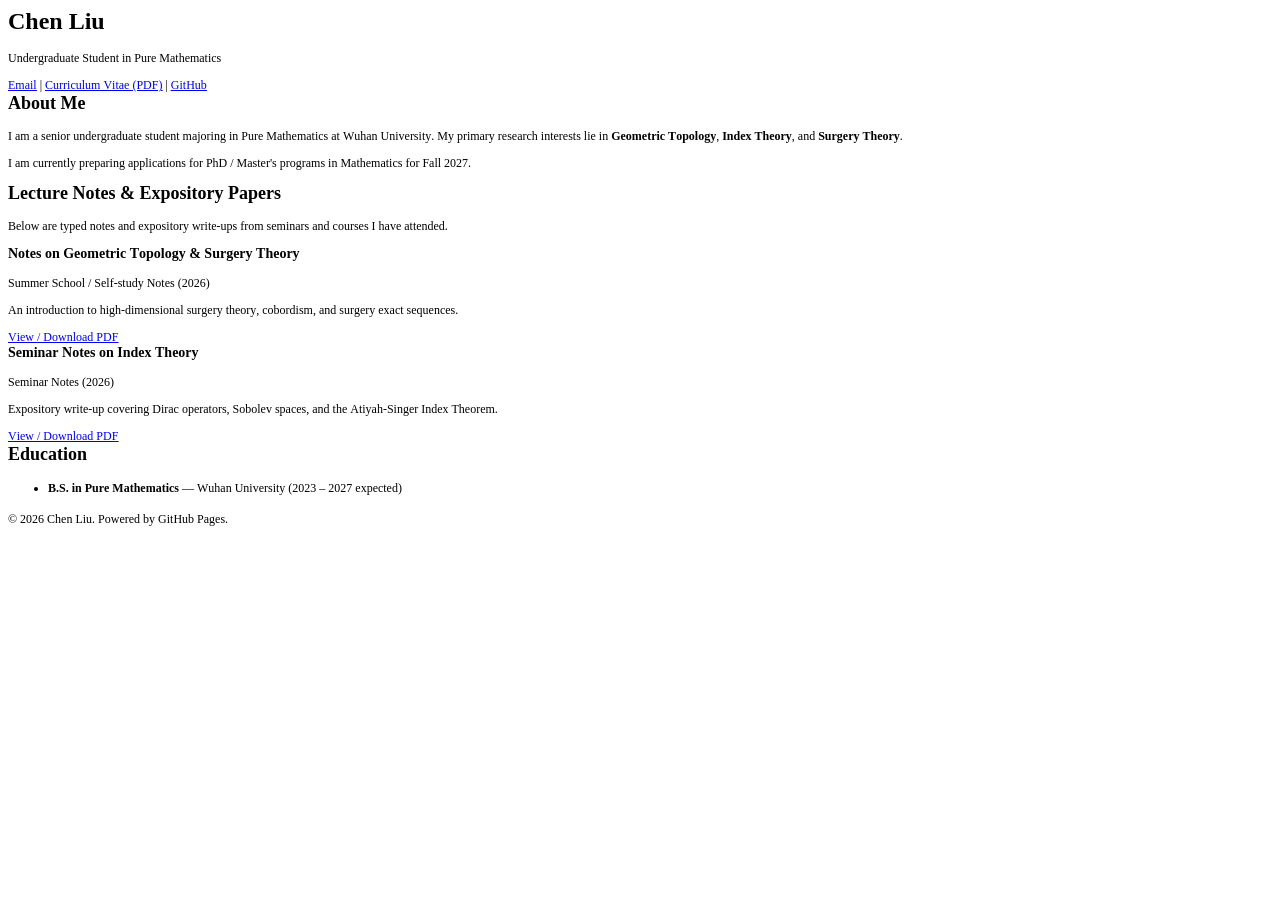
<file: Homepage.html>
<!DOCTYPE html PUBLIC "-//W3C//DTD HTML 4.01//EN" "http://www.w3.org/TR/html4/strict.dtd">
<html>
<head>
  <meta http-equiv="Content-Type" content="text/html; charset=utf-8">
  <meta http-equiv="Content-Style-Type" content="text/css">
  <title></title>
  <meta name="Generator" content="Cocoa HTML Writer">
  <meta name="CocoaVersion" content="2685.6">
  <style type="text/css">
    p.p2 {margin: 0.0px 0.0px 12.0px 0.0px; font: 12.0px Times; -webkit-text-stroke: #000000}
    p.p3 {margin: 0.0px 0.0px 0.0px 0.0px; font: 12.0px Times; color: #0000e9; -webkit-text-stroke: #0000e9}
    li.li6 {margin: 0.0px 0.0px 0.0px 0.0px; font: 12.0px Times; -webkit-text-stroke: #000000}
    span.s1 {font-kerning: none}
    span.s2 {text-decoration: underline ; font-kerning: none}
    span.s3 {font-kerning: none; color: #000000; -webkit-text-stroke: 0px #000000}
    span.s4 {text-decoration: underline ; font-kerning: none; -webkit-text-stroke: 0px #0000e9}
    span.s5 {-webkit-text-stroke: 0px #000000}
    ul.ul1 {list-style-type: disc}
  </style>
</head>
<body>
<h1 style="margin: 0.0px 0.0px 16.1px 0.0px; font: 24.0px Times; -webkit-text-stroke: #000000"><span class="s1"><b>Chen Liu</b></span></h1>
<p class="p2"><span class="s1">Undergraduate Student in Pure Mathematics</span></p>
<p class="p3"><span class="s2"><a href="mailto:whu.sillhomer@gmail.com">Email</a></span><span class="s3"> | <a href="file:///Users/sillhomer/Downloads/My%20Homepage/assets/pdf/CV.pdf"><span class="s4">Curriculum Vitae (PDF)</span></a> | <a href="https://github.com/yourusername"><span class="s4">GitHub</span></a></span></p>
<h2 style="margin: 0.0px 0.0px 14.9px 0.0px; font: 18.0px Times; -webkit-text-stroke: #000000"><span class="s1"><b>About Me</b></span></h2>
<p class="p2"><span class="s1">I am a senior undergraduate student majoring in Pure Mathematics at Wuhan University. My primary research interests lie in <b>Geometric Topology</b>, <b>Index Theory</b>, and <b>Surgery Theory</b>.</span></p>
<p class="p2"><span class="s1">I am currently preparing applications for PhD / Master's programs in Mathematics for Fall 2027.</span></p>
<h2 style="margin: 0.0px 0.0px 14.9px 0.0px; font: 18.0px Times; -webkit-text-stroke: #000000"><span class="s1"><b>Lecture Notes &amp; Expository Papers</b></span></h2>
<p class="p2"><span class="s1">Below are typed notes and expository write-ups from seminars and courses I have attended.</span></p>
<h3 style="margin: 0.0px 0.0px 14.0px 0.0px; font: 14.0px Times; -webkit-text-stroke: #000000"><span class="s1"><b>Notes on Geometric Topology &amp; Surgery Theory</b></span></h3>
<p class="p2"><span class="s1">Summer School / Self-study Notes (2026)</span></p>
<p class="p2"><span class="s1">An introduction to high-dimensional surgery theory, cobordism, and surgery exact sequences.</span></p>
<p class="p3"><span class="s2"><a href="file:///Users/sillhomer/Downloads/My%20Homepage/assets/pdf/Topology_Notes.pdf">View / Download PDF</a></span></p>
<h3 style="margin: 0.0px 0.0px 14.0px 0.0px; font: 14.0px Times; -webkit-text-stroke: #000000"><span class="s1"><b>Seminar Notes on Index Theory</b></span></h3>
<p class="p2"><span class="s1">Seminar Notes (2026)</span></p>
<p class="p2"><span class="s1">Expository write-up covering Dirac operators, Sobolev spaces, and the Atiyah-Singer Index Theorem.</span></p>
<p class="p3"><span class="s2"><a href="file:///Users/sillhomer/Downloads/My%20Homepage/assets/pdf/Index_Theory_Notes.pdf">View / Download PDF</a></span></p>
<h2 style="margin: 0.0px 0.0px 14.9px 0.0px; font: 18.0px Times; -webkit-text-stroke: #000000"><span class="s1"><b>Education</b></span></h2>
<ul class="ul1">
  <li class="li6"><span class="s5"><b></b></span><span class="s1"><b>B.S. in Pure Mathematics</b> — Wuhan University (2023 – 2027 expected)<span class="Apple-converted-space"> </span></span></li>
</ul>
<p class="p2"><span class="s1">© 2026 Chen Liu. Powered by GitHub Pages.</span></p>
</body>
</html>
</file>
<file: style.css>
:root {
  color-scheme: light;

  --paper: #f7f4ed;
  --paper-deep: #ece6da;
  --surface: #fffdf8;
  --ink: #18232d;
  --ink-soft: #59656f;
  --navy: #17364d;
  --navy-light: #315b73;
  --accent: #984b51;
  --gold: #c3a469;
  --line: rgba(24, 35, 45, 0.16);
  --line-strong: rgba(24, 35, 45, 0.3);
  --shadow: 0 24px 70px rgba(24, 35, 45, 0.12);

  --serif:
    "Iowan Old Style",
    "Baskerville",
    "Times New Roman",
    "Songti SC",
    "STSong",
    serif;

  --sans:
    -apple-system,
    BlinkMacSystemFont,
    "Segoe UI",
    "Helvetica Neue",
    "PingFang SC",
    "Hiragino Sans GB",
    "Microsoft YaHei",
    sans-serif;
}

*,
*::before,
*::after {
  box-sizing: border-box;
}

html {
  scroll-behavior: smooth;
  scroll-padding-top: 110px;
}

body {
  margin: 0;
  min-width: 320px;
  overflow-x: hidden;
  background:
    radial-gradient(
      circle at 92% 5%,
      rgba(195, 164, 105, 0.13),
      transparent 28rem
    ),
    linear-gradient(180deg, var(--paper) 0%, #faf8f3 100%);
  color: var(--ink);
  font-family: var(--serif);
  font-size: 18px;
  line-height: 1.72;
  -webkit-font-smoothing: antialiased;
  text-rendering: optimizeLegibility;
}

body::before {
  position: fixed;
  inset: 0;
  z-index: -1;
  pointer-events: none;
  content: "";
  opacity: 0.24;
  background-image:
    linear-gradient(rgba(23, 54, 77, 0.025) 1px, transparent 1px),
    linear-gradient(90deg, rgba(23, 54, 77, 0.025) 1px, transparent 1px);
  background-size: 32px 32px;
}

::selection {
  color: var(--surface);
  background: var(--navy);
}

a {
  color: inherit;
  text-decoration: none;
}

button {
  color: inherit;
  font: inherit;
}

a,
button {
  -webkit-tap-highlight-color: transparent;
}

a:focus-visible,
button:focus-visible {
  outline: 3px solid rgba(152, 75, 81, 0.35);
  outline-offset: 4px;
}

.skip-link {
  position: fixed;
  top: 12px;
  left: 12px;
  z-index: 100;
  padding: 10px 16px;
  border-radius: 3px;
  color: white;
  background: var(--navy);
  font-family: var(--sans);
  font-size: 0.82rem;
  transform: translateY(-150%);
  transition: transform 160ms ease;
}

.skip-link:focus {
  transform: translateY(0);
}

/* Navigation */

.site-header {
  position: sticky;
  top: 0;
  z-index: 50;
  border-bottom: 1px solid var(--line);
  background: rgba(247, 244, 237, 0.92);
  -webkit-backdrop-filter: blur(18px);
  backdrop-filter: blur(18px);
}

.nav-container {
  display: grid;
  grid-template-columns: auto 1fr auto;
  align-items: center;
  width: min(1180px, calc(100% - 48px));
  min-height: 78px;
  margin: 0 auto;
  gap: 28px;
}

.brand {
  display: inline-flex;
  align-items: center;
  gap: 12px;
  font-family: var(--sans);
  font-weight: 650;
  letter-spacing: -0.02em;
}

.brand-mark {
  display: grid;
  width: 42px;
  height: 42px;
  place-items: center;
  border-radius: 50%;
  color: var(--surface);
  background: var(--navy);
  font-family: var(--serif);
  font-size: 0.92rem;
  font-weight: 700;
  letter-spacing: 0.04em;
}

.brand-name {
  white-space: nowrap;
}

.main-nav {
  display: flex;
  justify-content: center;
  gap: clamp(18px, 3vw, 38px);
  font-family: var(--sans);
  font-size: 0.82rem;
  font-weight: 600;
  letter-spacing: 0.02em;
}

.main-nav a {
  position: relative;
  padding: 10px 0;
  color: var(--ink-soft);
}

.main-nav a::after {
  position: absolute;
  right: 0;
  bottom: 4px;
  left: 0;
  height: 1px;
  content: "";
  background: var(--accent);
  transform: scaleX(0);
  transform-origin: right;
  transition: transform 180ms ease;
}

.main-nav a:hover {
  color: var(--ink);
}

.main-nav a:hover::after {
  transform: scaleX(1);
  transform-origin: left;
}

.language-switch {
  display: flex;
  align-items: center;
  gap: 7px;
  color: var(--ink-soft);
  font-family: var(--sans);
  font-size: 0.75rem;
}

.language-button {
  padding: 6px 4px;
  border: 0;
  cursor: pointer;
  color: var(--ink-soft);
  background: transparent;
  font-weight: 600;
}

.language-button.is-active {
  color: var(--accent);
}

/* Hero */

.hero {
  position: relative;
  display: grid;
  grid-template-columns: minmax(0, 1.4fr) minmax(300px, 0.68fr);
  align-items: center;
  width: min(1180px, calc(100% - 48px));
  min-height: calc(100vh - 78px);
  margin: 0 auto;
  padding: clamp(76px, 10vw, 136px) 0;
  gap: clamp(54px, 8vw, 110px);
}

.hero::after {
  position: absolute;
  right: 0;
  bottom: 0;
  left: 0;
  height: 1px;
  content: "";
  background: linear-gradient(
    90deg,
    var(--line-strong),
    var(--line),
    transparent
  );
}

.eyebrow {
  margin: 0 0 28px;
  color: var(--accent);
  font-family: var(--sans);
  font-size: 0.76rem;
  font-weight: 700;
  letter-spacing: 0.13em;
  text-transform: uppercase;
}

.hero h1 {
  max-width: 850px;
  margin: 0;
  color: var(--navy);
  font-size: clamp(3.6rem, 7.6vw, 7.2rem);
  font-weight: 500;
  letter-spacing: -0.065em;
  line-height: 0.92;
}

.nickname {
  color: var(--accent);
  font-size: 0.48em;
  font-style: italic;
  font-weight: 400;
  letter-spacing: -0.035em;
}

.chinese-name {
  display: block;
  margin-top: 0.75em;
  color: var(--ink-soft);
  font-family:
    "Songti SC",
    "STSong",
    var(--serif);
  font-size: 0.27em;
  font-weight: 500;
  letter-spacing: 0.2em;
  line-height: 1.2;
}

.hero-introduction {
  max-width: 720px;
  margin: 34px 0 0;
  color: var(--ink-soft);
  font-size: clamp(1.08rem, 1.5vw, 1.3rem);
  line-height: 1.75;
}

.hero-links {
  display: flex;
  flex-wrap: wrap;
  margin-top: 38px;
  gap: 14px;
}

.primary-link,
.secondary-link {
  display: inline-flex;
  min-height: 48px;
  align-items: center;
  justify-content: center;
  padding: 0 22px;
  border: 1px solid var(--navy);
  border-radius: 2px;
  font-family: var(--sans);
  font-size: 0.8rem;
  font-weight: 650;
  letter-spacing: 0.025em;
  transition:
    color 180ms ease,
    background 180ms ease,
    transform 180ms ease;
}

.primary-link {
  color: var(--surface);
  background: var(--navy);
}

.secondary-link {
  color: var(--navy);
  background: transparent;
}

.primary-link:hover,
.secondary-link:hover {
  transform: translateY(-2px);
}

.primary-link:hover {
  background: var(--navy-light);
}

.secondary-link:hover {
  color: var(--surface);
  background: var(--navy);
}

/* Current-focus card */

.focus-card {
  position: relative;
  overflow: hidden;
  padding: clamp(34px, 4vw, 50px);
  border: 1px solid rgba(255, 255, 255, 0.1);
  border-radius: 4px;
  color: var(--surface);
  background:
    linear-gradient(145deg, rgba(255, 255, 255, 0.04), transparent 42%),
    var(--navy);
  box-shadow: var(--shadow);
}

.focus-card::before {
  position: absolute;
  top: -112px;
  right: -108px;
  width: 260px;
  height: 260px;
  border: 1px solid rgba(255, 255, 255, 0.12);
  border-radius: 50%;
  content: "";
}

.focus-card::after {
  position: absolute;
  top: -52px;
  right: -48px;
  width: 140px;
  height: 140px;
  border: 1px solid rgba(195, 164, 105, 0.42);
  border-radius: 50%;
  content: "";
}

.card-label {
  position: relative;
  z-index: 1;
  margin: 0 0 34px;
  color: var(--gold);
  font-family: var(--sans);
  font-size: 0.72rem;
  font-weight: 700;
  letter-spacing: 0.14em;
  text-transform: uppercase;
}

.focus-list {
  position: relative;
  z-index: 1;
  padding: 0;
  margin: 0;
  list-style: none;
}

.focus-list li {
  display: grid;
  grid-template-columns: 34px 1fr;
  padding: 18px 0;
  border-top: 1px solid rgba(255, 255, 255, 0.16);
  gap: 8px;
  font-size: clamp(1.05rem, 1.6vw, 1.3rem);
}

.focus-list li:last-child {
  border-bottom: 1px solid rgba(255, 255, 255, 0.16);
}

.focus-number {
  padding-top: 4px;
  color: var(--gold);
  font-family: var(--sans);
  font-size: 0.64rem;
  font-weight: 700;
}

.card-note {
  position: relative;
  z-index: 1;
  margin: 30px 0 0;
  color: rgba(255, 253, 248, 0.66);
  font-size: 0.92rem;
  font-style: italic;
}

/* Shared section styles */

.content-section {
  width: min(1180px, calc(100% - 48px));
  margin: 0 auto;
  padding: clamp(76px, 9vw, 116px) 0;
  border-bottom: 1px solid var(--line);
  scroll-margin-top: 100px;
}

.section-heading {
  display: grid;
  grid-template-columns: 54px minmax(0, 1fr);
  align-items: baseline;
  margin-bottom: clamp(38px, 6vw, 66px);
  gap: 20px;
}

.section-number {
  color: var(--accent);
  font-family: var(--sans);
  font-size: 0.68rem;
  font-weight: 700;
  letter-spacing: 0.13em;
}

.section-heading h2 {
  margin: 0;
  color: var(--navy);
  font-size: clamp(2.2rem, 4.6vw, 4.25rem);
  font-weight: 500;
  letter-spacing: -0.045em;
  line-height: 1.05;
}

/* About */

.about-grid {
  display: grid;
  grid-template-columns: minmax(0, 1.35fr) minmax(260px, 0.65fr);
  align-items: start;
  gap: clamp(48px, 8vw, 110px);
}

.prose {
  max-width: 760px;
}

.prose p {
  margin: 0;
  color: var(--ink-soft);
  font-size: clamp(1.06rem, 1.55vw, 1.24rem);
}

.prose p + p {
  margin-top: 24px;
}

html[data-language="en"] .prose p:first-child::first-letter {
  float: left;
  margin: 8px 10px 0 0;
  color: var(--accent);
  font-size: 3.8rem;
  line-height: 0.68;
}

.facts {
  padding: 0;
  margin: 0;
  border-top: 2px solid var(--navy);
}

.facts div {
  padding: 20px 0;
  border-bottom: 1px solid var(--line);
}

.facts dt {
  margin-bottom: 5px;
  color: var(--accent);
  font-family: var(--sans);
  font-size: 0.66rem;
  font-weight: 700;
  letter-spacing: 0.11em;
  text-transform: uppercase;
}

.facts dd {
  margin: 0;
  color: var(--navy);
  font-size: 1.04rem;
}

/* Interests */

.interest-grid {
  display: grid;
  grid-template-columns: repeat(3, minmax(0, 1fr));
  gap: 20px;
}

.interest-card {
  position: relative;
  min-height: 310px;
  padding: clamp(26px, 3vw, 38px);
  border: 1px solid var(--line);
  border-top: 3px solid var(--navy);
  background: rgba(255, 253, 248, 0.58);
  transition:
    border-color 180ms ease,
    box-shadow 180ms ease,
    transform 180ms ease;
}

.interest-card:hover {
  border-color: rgba(23, 54, 77, 0.3);
  box-shadow: 0 18px 45px rgba(24, 35, 45, 0.08);
  transform: translateY(-5px);
}

.interest-index {
  margin: 0 0 54px;
  color: var(--accent);
  font-family: var(--sans);
  font-size: 0.7rem;
  font-weight: 700;
  letter-spacing: 0.12em;
}

.interest-card h3 {
  margin: 0 0 18px;
  color: var(--navy);
  font-size: clamp(1.35rem, 2.3vw, 1.82rem);
  font-weight: 500;
  line-height: 1.15;
}

.interest-card h3::after {
  display: block;
  width: 34px;
  height: 1px;
  margin-top: 18px;
  content: "";
  background: var(--gold);
}

.interest-card > p:last-child {
  margin: 0;
  color: var(--ink-soft);
  font-size: 0.96rem;
  line-height: 1.7;
}

/* Notes */

.notes-placeholder {
  position: relative;
  display: grid;
  grid-template-columns: minmax(0, 1fr) auto;
  align-items: center;
  overflow: hidden;
  padding: clamp(34px, 6vw, 72px);
  border: 1px solid var(--line);
  background:
    linear-gradient(
      135deg,
      rgba(195, 164, 105, 0.12),
      transparent 42%
    ),
    var(--paper-deep);
  gap: 40px;
}

.notes-placeholder > div {
  position: relative;
  z-index: 1;
  max-width: 760px;
}

.status {
  display: inline-block;
  padding: 6px 10px;
  margin: 0 0 22px;
  border: 1px solid rgba(152, 75, 81, 0.34);
  color: var(--accent);
  font-family: var(--sans);
  font-size: 0.64rem;
  font-weight: 700;
  letter-spacing: 0.1em;
  text-transform: uppercase;
}

.notes-placeholder h3 {
  margin: 0 0 18px;
  color: var(--navy);
  font-size: clamp(1.7rem, 3.5vw, 3rem);
  font-weight: 500;
  letter-spacing: -0.025em;
  line-height: 1.14;
}

.notes-placeholder p:last-child {
  max-width: 680px;
  margin: 0;
  color: var(--ink-soft);
}

.notes-symbol {
  position: relative;
  z-index: 1;
  color: rgba(23, 54, 77, 0.16);
  font-size: clamp(7rem, 14vw, 12rem);
  font-style: italic;
  line-height: 0.7;
}

/* Education */

.education-entry {
  display: flex;
  align-items: flex-start;
  justify-content: space-between;
  padding: clamp(30px, 5vw, 54px) 0;
  border-top: 2px solid var(--navy);
  border-bottom: 1px solid var(--line);
  gap: 32px;
}

.education-period {
  margin: 0 0 18px;
  color: var(--accent);
  font-family: var(--sans);
  font-size: 0.72rem;
  font-weight: 700;
  letter-spacing: 0.1em;
}

.education-entry h3 {
  margin: 0 0 10px;
  color: var(--navy);
  font-size: clamp(1.75rem, 3.4vw, 3rem);
  font-weight: 500;
  letter-spacing: -0.03em;
}

.education-entry div > p:last-child {
  margin: 0;
  color: var(--ink-soft);
}

.education-status {
  flex: 0 0 auto;
  padding: 7px 12px;
  margin: 0;
  border: 1px solid var(--line-strong);
  color: var(--ink-soft);
  font-family: var(--sans);
  font-size: 0.68rem;
  font-weight: 650;
  letter-spacing: 0.08em;
  text-transform: uppercase;
}

/* Contact and footer */

.contact-section {
  display: grid;
  width: min(1180px, calc(100% - 48px));
  margin: clamp(76px, 10vw, 130px) auto;
  padding: clamp(38px, 6vw, 68px);
  color: var(--surface);
  background: var(--navy);
  gap: 12px;
}

.contact-section p {
  margin: 0;
  color: var(--gold);
  font-family: var(--sans);
  font-size: 0.7rem;
  font-weight: 700;
  letter-spacing: 0.13em;
  text-transform: uppercase;
}

.contact-section a {
  width: fit-content;
  max-width: 100%;
  border-bottom: 1px solid rgba(255, 253, 248, 0.4);
  font-size: clamp(1.35rem, 4vw, 3rem);
  overflow-wrap: anywhere;
  transition:
    color 160ms ease,
    border-color 160ms ease;
}

.contact-section a:hover {
  color: var(--gold);
  border-color: var(--gold);
}

.site-footer {
  display: flex;
  justify-content: space-between;
  width: min(1180px, calc(100% - 48px));
  padding: 28px 0 38px;
  margin: 0 auto;
  border-top: 1px solid var(--line);
  color: var(--ink-soft);
  gap: 24px;
  font-family: var(--sans);
  font-size: 0.72rem;
}

.site-footer p {
  margin: 0;
}

/* Chinese typography */

html[data-language="zh"] body {
  letter-spacing: 0.01em;
}

html[data-language="zh"] .hero-introduction,
html[data-language="zh"] .prose p,
html[data-language="zh"] .interest-card > p:last-child,
html[data-language="zh"] .notes-placeholder p:last-child {
  line-height: 1.95;
}

html[data-language="zh"] .eyebrow,
html[data-language="zh"] .card-label,
html[data-language="zh"] .facts dt,
html[data-language="zh"] .status,
html[data-language="zh"] .contact-section p {
  letter-spacing: 0.08em;
}

/* Tablet */

@media (max-width: 940px) {
  .hero {
    grid-template-columns: 1fr;
    min-height: auto;
  }

  .focus-card {
    width: min(100%, 620px);
  }

  .about-grid {
    grid-template-columns: 1fr;
  }

  .facts {
    display: grid;
    grid-template-columns: repeat(3, 1fr);
  }

  .facts div {
    padding-right: 18px;
  }

  .interest-grid {
    grid-template-columns: 1fr;
  }

  .interest-card {
    min-height: auto;
  }

  .interest-index {
    margin-bottom: 32px;
  }
}

/* Mobile navigation and layout */

@media (max-width: 720px) {
  body {
    font-size: 17px;
  }

  html {
    scroll-padding-top: 140px;
  }

  .nav-container {
    grid-template-columns: 1fr auto;
    width: min(100% - 32px, 1180px);
    padding: 13px 0;
    gap: 10px 18px;
  }

  .brand-mark {
    width: 38px;
    height: 38px;
  }

  .main-nav {
    grid-column: 1 / -1;
    grid-row: 2;
    justify-content: flex-start;
    overflow-x: auto;
    padding: 3px 0 0;
    gap: 24px;
    scrollbar-width: none;
  }

  .main-nav::-webkit-scrollbar {
    display: none;
  }

  .main-nav a {
    flex: 0 0 auto;
    padding: 6px 0;
  }

  .language-switch {
    justify-self: end;
  }

  .hero,
  .content-section,
  .contact-section,
  .site-footer {
    width: min(100% - 32px, 1180px);
  }

  .hero {
    padding: 70px 0 82px;
    gap: 54px;
  }

  .hero h1 {
    font-size: clamp(3rem, 15vw, 5.3rem);
  }

  .hero-introduction {
    margin-top: 28px;
  }

  .section-heading {
    grid-template-columns: 38px minmax(0, 1fr);
    gap: 12px;
  }

  .facts {
    grid-template-columns: 1fr;
  }

  .notes-placeholder {
    grid-template-columns: 1fr;
  }

  .notes-symbol {
    position: absolute;
    right: 18px;
    bottom: 4px;
    opacity: 0.5;
  }

  .education-entry {
    flex-direction: column;
  }

  .site-footer {
    flex-direction: column;
    padding-bottom: 30px;
    gap: 8px;
  }
}

@media (max-width: 440px) {
  .brand-name {
    display: none;
  }

  .hero-links {
    align-items: stretch;
    flex-direction: column;
  }

  .primary-link,
  .secondary-link {
    width: 100%;
  }

  .focus-card {
    padding: 30px 24px;
  }

  .content-section {
    padding: 70px 0;
  }

  .section-heading h2 {
    font-size: 2.25rem;
  }

  .contact-section {
    padding: 34px 24px;
  }
}

/* Respect reduced-motion preferences */

@media (prefers-reduced-motion: reduce) {
  html {
    scroll-behavior: auto;
  }

  *,
  *::before,
  *::after {
    scroll-behavior: auto !important;
    transition-duration: 0.01ms !important;
    animation-duration: 0.01ms !important;
    animation-iteration-count: 1 !important;
  }
}
</file>
